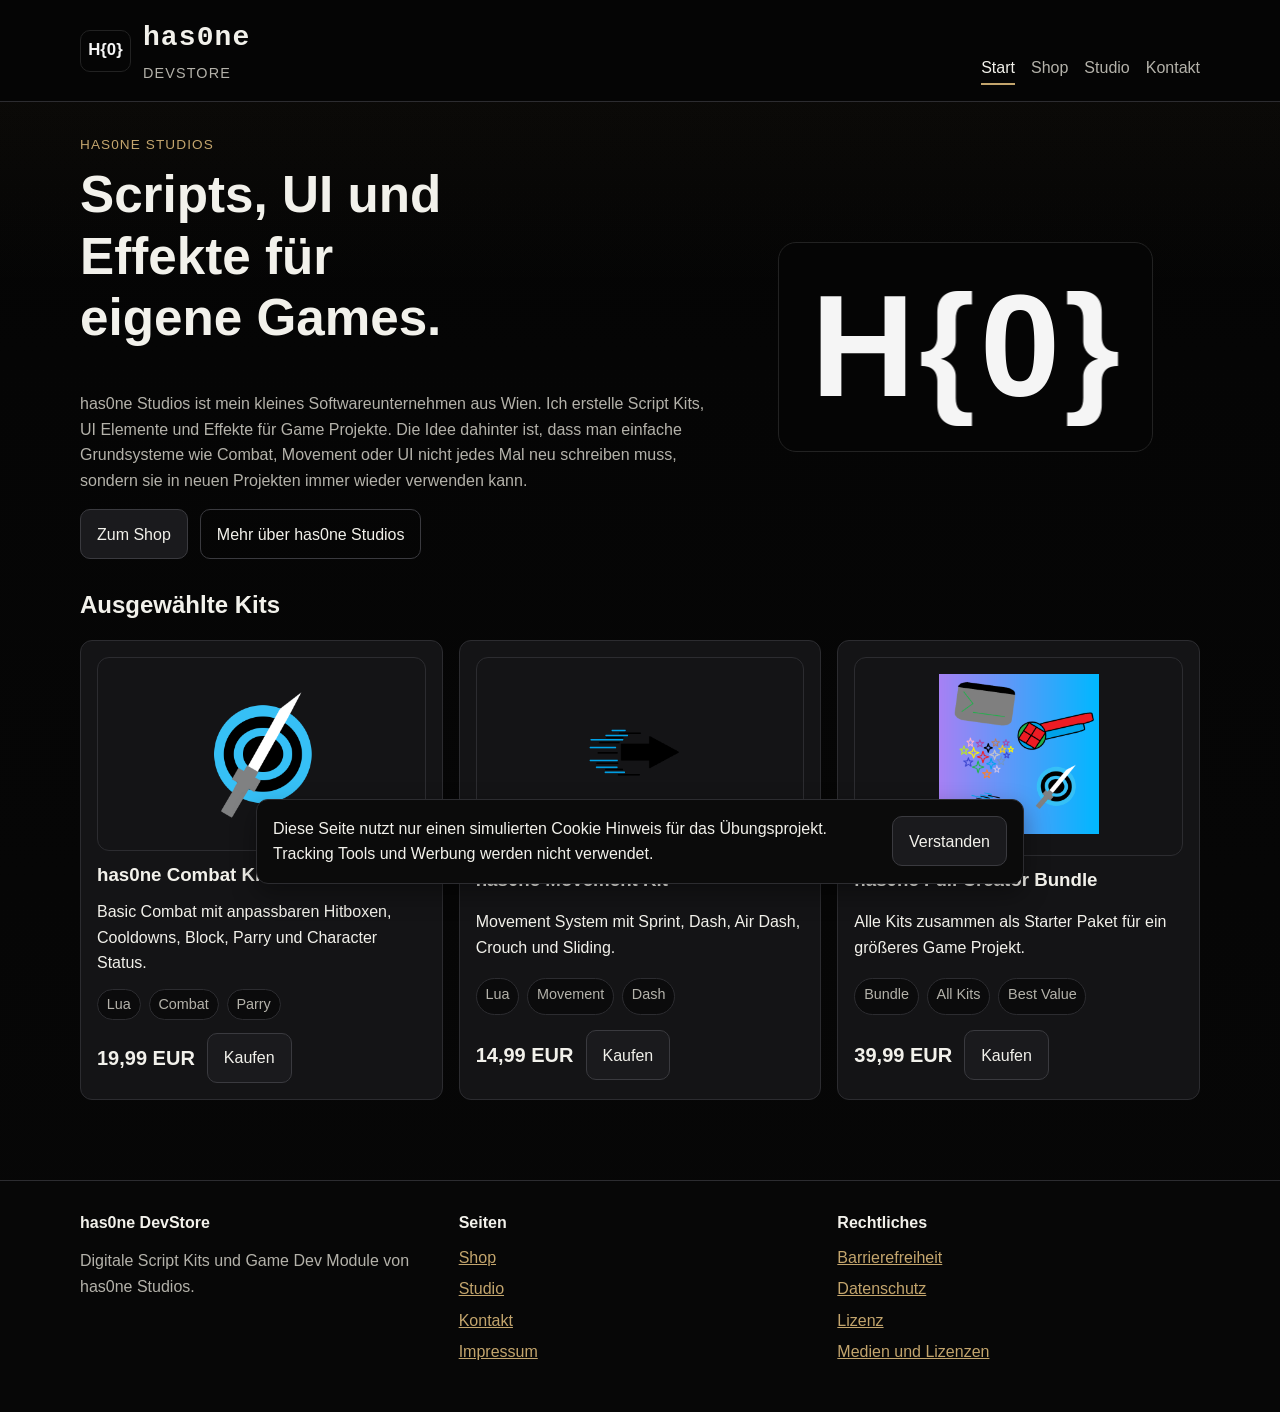
<file: index.html>
<!DOCTYPE html>
<html lang="de">
<head>
  <meta charset="UTF-8">
  <meta name="viewport" content="width=device-width, initial-scale=1.0">
  <meta name="description" content="Digitale Script Kits, UI Packs und VFX Module von has0ne Studios.">
  <title>has0ne DevStore</title>
  <link rel="stylesheet" href="assets/css/styles.css">
</head>
<body>
  <a class="skip-link" href="#main-content">Zum Inhalt springen</a>

  <header class="site-header">
    <div class="wrap header-row">
      <a class="brand" href="index.html" aria-label="has0ne DevStore Startseite">
        <span class="brand-mark">H{0}</span>
        <span class="brand-text">
          <strong>has0ne</strong>
          <small>DevStore</small>
        </span>
      </a>
      <nav class="site-nav" aria-label="Hauptnavigation">
        <a href="index.html" aria-current="page">Start</a>
        <a href="shop.html">Shop</a>
        <a href="about.html">Studio</a>
        <a href="contact.html">Kontakt</a>
      </nav>
    </div>
  </header>

  <main id="main-content" class="page wrap">
    <section class="hero hero-grid">
      <div>
        <p class="eyebrow">has0ne Studios</p>
        <h1>Scripts, UI und Effekte für eigene Games.</h1>
        <p class="lead">
          has0ne Studios ist mein kleines Softwareunternehmen aus Wien. Ich erstelle Script Kits, UI Elemente und Effekte für Game Projekte.
          Die Idee dahinter ist, dass man einfache Grundsysteme wie Combat, Movement oder UI nicht jedes Mal neu schreiben muss, sondern sie in neuen Projekten immer wieder verwenden kann.
        </p>
        <div class="actions">
          <a class="button-link" href="shop.html">Zum Shop</a>
          <a class="button-link secondary" href="about.html">Mehr über has0ne Studios</a>
        </div>
      </div>

      <aside class="logo-card" aria-label="Bewegungsmarke von has0ne Studios">
        <div class="hero-mark motion-mark" aria-label="Bewegungsmarke H{0} von has0ne Studios">
          <span class="motion-h">H</span>
          <span class="motion-brace motion-left">{</span>
          <span class="motion-zero">0</span>
          <span class="motion-brace motion-right">}</span>
        </div>
      </aside>
    </section>

    <section class="section">
      <h2>Ausgewählte Kits</h2>
      <div class="product-grid">
        <article class="card product-card">
          <div class="media-box">
            <img class="product-image" src="assets/images/Combat.png" alt="Eigene Grafik für das has0ne Combat Kit">
          </div>
          <h3>has0ne Combat Kit</h3>
          <p>Basic Combat mit anpassbaren Hitboxen, Cooldowns, Block, Parry und Character Status.</p>
          <div class="tag-list" aria-label="Tags">
            <span class="tag">Lua</span>
            <span class="tag">Combat</span>
            <span class="tag">Parry</span>
          </div>
          <div class="card-top">
            <span class="price">19,99 EUR</span>
            <a class="button-link" href="buy.html?product=combat">Kaufen</a>
          </div>
        </article>

        <article class="card product-card">
          <div class="media-box">
            <img class="product-image" src="assets/images/Movement.png" alt="Eigene Grafik für das has0ne Movement Kit">
          </div>
          <h3>has0ne Movement Kit</h3>
          <p>Movement System mit Sprint, Dash, Air Dash, Crouch und Sliding.</p>
          <div class="tag-list" aria-label="Tags">
            <span class="tag">Lua</span>
            <span class="tag">Movement</span>
            <span class="tag">Dash</span>
          </div>
          <div class="card-top">
            <span class="price">14,99 EUR</span>
            <a class="button-link" href="buy.html?product=movement">Kaufen</a>
          </div>
        </article>

        <article class="card product-card">
          <div class="media-box">
            <img class="product-image" src="assets/images/Fullpack.png" alt="Eigene Grafik für das has0ne Full Creator Bundle">
          </div>
          <h3>has0ne Full Creator Bundle</h3>
          <p>Alle Kits zusammen als Starter Paket für ein größeres Game Projekt.</p>
          <div class="tag-list" aria-label="Tags">
            <span class="tag">Bundle</span>
            <span class="tag">All Kits</span>
            <span class="tag">Best Value</span>
          </div>
          <div class="card-top">
            <span class="price">39,99 EUR</span>
            <a class="button-link" href="buy.html?product=fullpack">Kaufen</a>
          </div>
        </article>
      </div>
    </section>
  </main>

  <footer class="site-footer">
    <div class="wrap footer-grid">
      <section>
        <h2>has0ne DevStore</h2>
        <p class="muted">Digitale Script Kits und Game Dev Module von has0ne Studios.</p>
      </section>
      <section>
        <h2>Seiten</h2>
        <ul class="footer-links">
          <li><a href="shop.html">Shop</a></li>
          <li><a href="about.html">Studio</a></li>
          <li><a href="contact.html">Kontakt</a></li>
          <li><a href="imprint.html">Impressum</a></li>
        </ul>
      </section>
      <section>
        <h2>Rechtliches</h2>
        <ul class="footer-links">
          <li><a href="accessibility.html">Barrierefreiheit</a></li>
          <li><a href="privacy.html">Datenschutz</a></li>
          <li><a href="software-license.html">Lizenz</a></li>
          <li><a href="media-licenses.html">Medien und Lizenzen</a></li>
        </ul>
      </section>
    </div>
  </footer>

  <div class="cookie-banner" id="cookie-banner" role="region" aria-label="Cookie Hinweis" hidden>
    <p>Diese Seite nutzt nur einen simulierten Cookie Hinweis für das Übungsprojekt. Tracking Tools und Werbung werden nicht verwendet.</p>
    <button class="button" type="button" id="cookie-accept">Verstanden</button>
  </div>

  <p id="site-status" class="status" role="status" aria-live="polite" hidden></p>
  <script src="assets/js/app.js"></script>
</body>
</html>
</file>
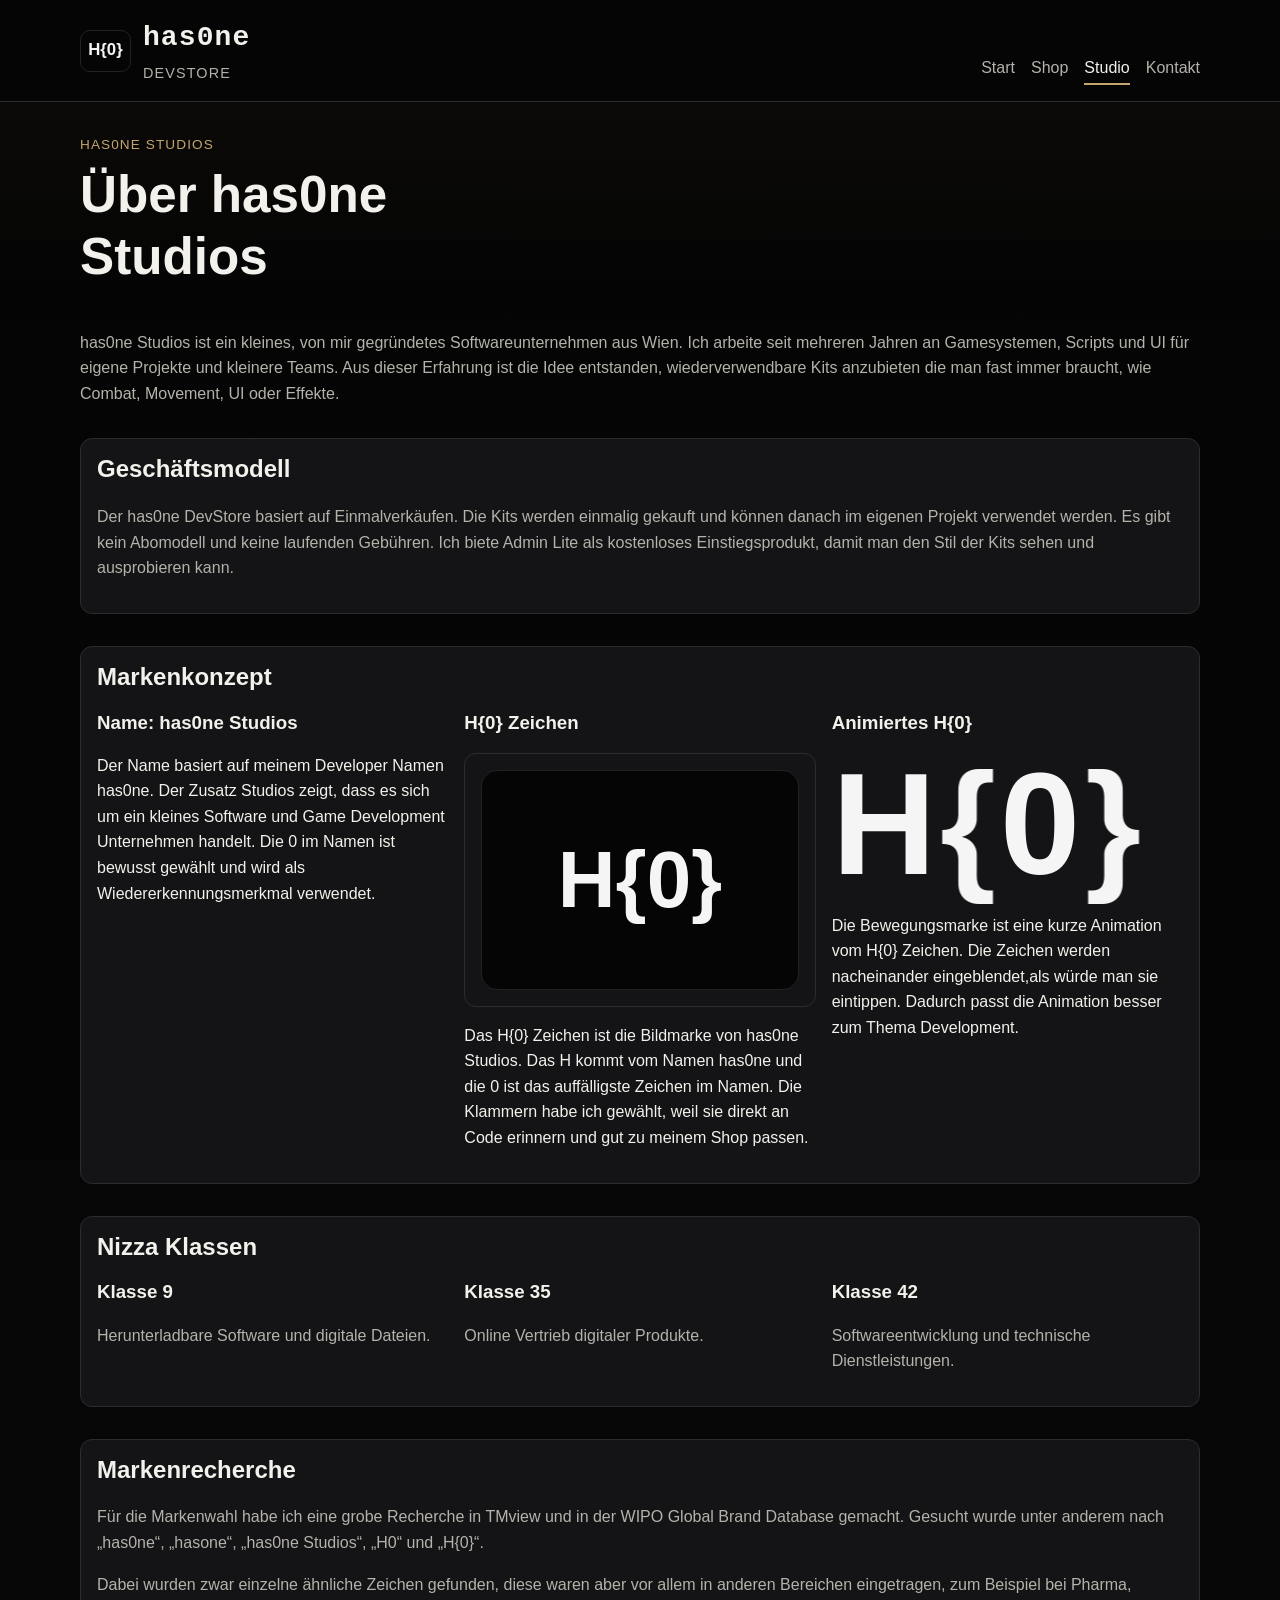
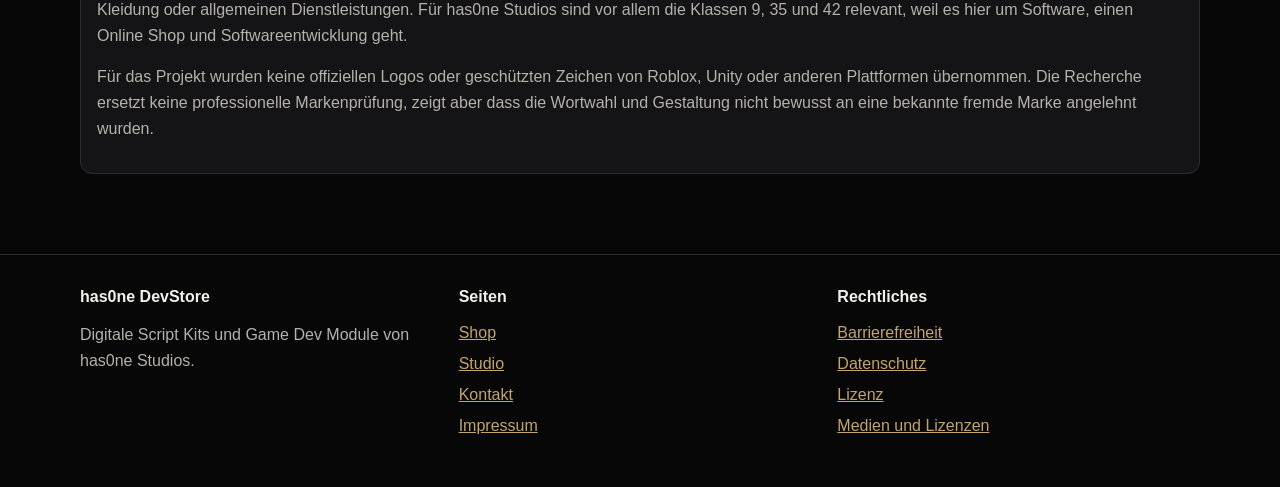
<file: about.html>
<!DOCTYPE html>
<html lang="de">
<head>
  <meta charset="UTF-8">
  <meta name="viewport" content="width=device-width, initial-scale=1.0">
  <meta name="description" content="Informationen über has0ne Studios, das Markenkonzept und die Nizza Klassen.">
  <title>Studio | has0ne DevStore</title>
  <link rel="stylesheet" href="assets/css/styles.css">
</head>
<body>
  <a class="skip-link" href="#main-content">Zum Inhalt springen</a>

  <header class="site-header">
    <div class="wrap header-row">
      <a class="brand" href="index.html" aria-label="has0ne DevStore Startseite">
        <span class="brand-mark">H{0}</span>
        <span class="brand-text">
          <strong>has0ne</strong>
          <small>DevStore</small>
        </span>
      </a>
      <nav class="site-nav" aria-label="Hauptnavigation">
        <a href="index.html">Start</a>
        <a href="shop.html">Shop</a>
        <a href="about.html" aria-current="page">Studio</a>
        <a href="contact.html">Kontakt</a>
      </nav>
    </div>
  </header>

  <main id="main-content" class="page wrap">
    <section class="hero">
      <p class="eyebrow">has0ne Studios</p>
      <h1>Über has0ne Studios</h1>
      <p class="lead">
        has0ne Studios ist ein kleines, von mir gegründetes Softwareunternehmen aus Wien. Ich arbeite seit mehreren Jahren an Gamesystemen,
        Scripts und UI für eigene Projekte und kleinere Teams. Aus dieser Erfahrung ist die Idee entstanden,
        wiederverwendbare Kits anzubieten die man fast immer braucht, wie Combat, Movement, UI oder Effekte.
      </p>
    </section>

    <section class="section card">
      <h2>Geschäftsmodell</h2>
      <p class="muted">
        Der has0ne DevStore basiert auf Einmalverkäufen. Die Kits werden einmalig gekauft und können danach im eigenen Projekt verwendet werden. Es gibt kein Abomodell und keine laufenden Gebühren. Ich biete Admin Lite als kostenloses Einstiegsprodukt, damit man den Stil der Kits sehen und ausprobieren kann.
      </p>
    </section>

    <section class="section card">
      <h2>Markenkonzept</h2>
      <div class="card-grid">
        <article class="info-card">
          <h3>Name: has0ne Studios</h3>
          <p>Der Name basiert auf meinem Developer Namen has0ne. Der Zusatz Studios zeigt, dass es sich um ein kleines Software und Game Development Unternehmen handelt. Die 0 im Namen ist bewusst gewählt und wird als Wiedererkennungsmerkmal verwendet.</p>
        </article>
        <article class="info-card">
          <h3>H{0} Zeichen</h3>
          <div class="media-box">
            <div class="brand-mark brand-mark-large" aria-label="Bildmarke H{0} von has0ne Studios">H{0}</div>
          </div>
          <p>Das H{0} Zeichen ist die Bildmarke von has0ne Studios. Das H kommt vom Namen has0ne und die 0 ist das auffälligste Zeichen im Namen. Die Klammern habe ich gewählt, weil sie direkt an Code erinnern und gut zu meinem Shop passen.</p>
        </article>
        <article class="info-card">
          <h3>Animiertes H{0}</h3>
          <div class="motion-mark" aria-label="Bewegungsmarke H{0} von has0ne Studios">
            <span class="motion-h">H</span>
            <span class="motion-brace motion-left">{</span>
            <span class="motion-zero">0</span>
            <span class="motion-brace motion-right">}</span>
          </div>
          <p>Die Bewegungsmarke ist eine kurze Animation vom H{0} Zeichen. Die Zeichen werden nacheinander eingeblendet,als würde man sie eintippen. Dadurch passt die Animation besser zum Thema Development.</p>
        </article>
      </div>
    </section>

    <section class="section card">
      <h2>Nizza Klassen</h2>
      <div class="legal-grid">
        <article class="legal-card">
          <h3>Klasse 9</h3>
          <p class="muted">Herunterladbare Software und digitale Dateien.</p>
        </article>
        <article class="legal-card">
          <h3>Klasse 35</h3>
          <p class="muted">Online Vertrieb digitaler Produkte.</p>
        </article>
        <article class="legal-card">
          <h3>Klasse 42</h3>
          <p class="muted">Softwareentwicklung und technische Dienstleistungen.</p>
        </article>
      </div>
    </section>

    <section class="section card">
      <h2>Markenrecherche</h2>
      <p class="muted">Für die Markenwahl habe ich eine grobe Recherche in TMview und in der WIPO Global Brand Database gemacht. Gesucht wurde unter anderem nach „has0ne“, „hasone“, „has0ne Studios“, „H0“ und „H{0}“.</p>
      <p class="muted">Dabei wurden zwar einzelne ähnliche Zeichen gefunden, diese waren aber vor allem in anderen Bereichen eingetragen, zum Beispiel bei Pharma, Kleidung oder allgemeinen Dienstleistungen. Für has0ne Studios sind vor allem die Klassen 9, 35 und 42 relevant, weil es hier um Software, einen Online Shop und Softwareentwicklung geht.</p>
      <p class="muted">Für das Projekt wurden keine offiziellen Logos oder geschützten Zeichen von Roblox, Unity oder anderen Plattformen übernommen. Die Recherche ersetzt keine professionelle Markenprüfung, zeigt aber dass die Wortwahl und Gestaltung nicht bewusst an eine bekannte fremde Marke angelehnt wurden.</p>
    </section>
  </main>

  <footer class="site-footer">
    <div class="wrap footer-grid">
      <section>
        <h2>has0ne DevStore</h2>
        <p class="muted">Digitale Script Kits und Game Dev Module von has0ne Studios.</p>
      </section>
      <section>
        <h2>Seiten</h2>
        <ul class="footer-links">
          <li><a href="shop.html">Shop</a></li>
          <li><a href="about.html">Studio</a></li>
          <li><a href="contact.html">Kontakt</a></li>
          <li><a href="imprint.html">Impressum</a></li>
        </ul>
      </section>
      <section>
        <h2>Rechtliches</h2>
        <ul class="footer-links">
          <li><a href="accessibility.html">Barrierefreiheit</a></li>
          <li><a href="privacy.html">Datenschutz</a></li>
          <li><a href="software-license.html">Lizenz</a></li>
          <li><a href="media-licenses.html">Medien und Lizenzen</a></li>
        </ul>
      </section>
    </div>
  </footer>

  <p id="site-status" class="status" role="status" aria-live="polite" hidden></p>
  <script src="assets/js/app.js"></script>
</body>
</html>
</file>
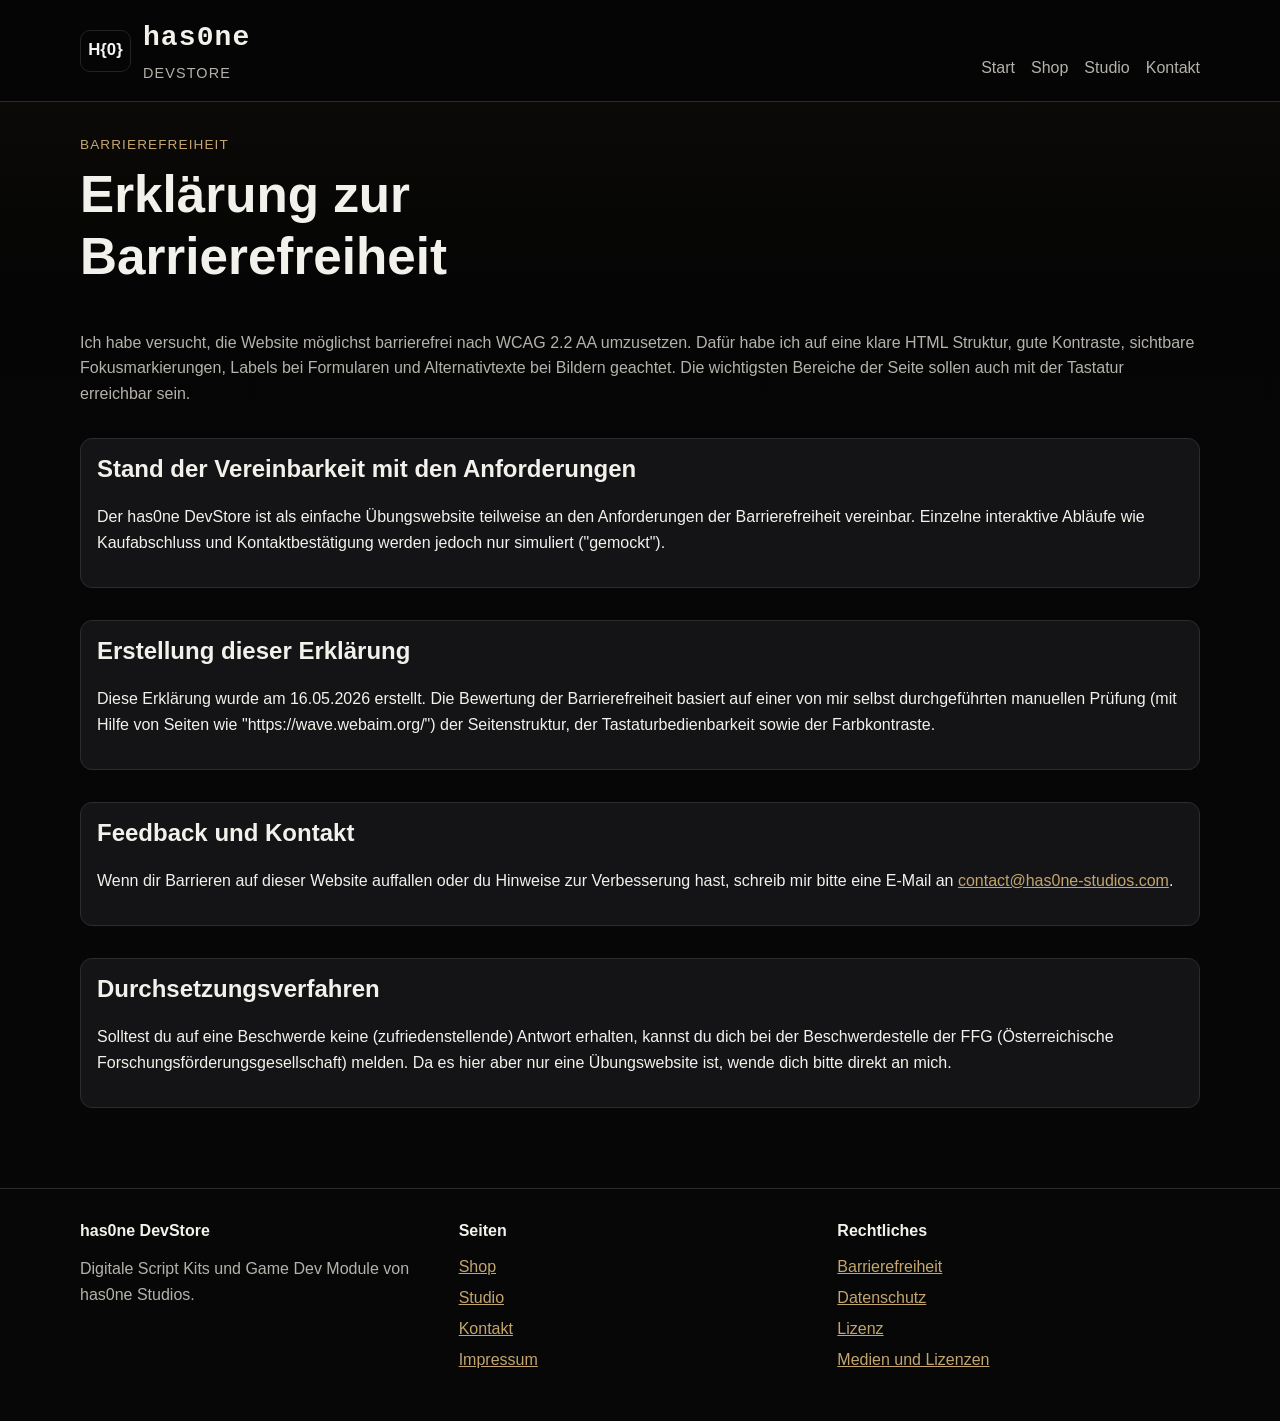
<file: accessibility.html>
<!DOCTYPE html>
<html lang="de">
<head>
  <meta charset="UTF-8">
  <meta name="viewport" content="width=device-width, initial-scale=1.0">
  <meta name="description" content="Barrierefreiheitserklärung des has0ne DevStore.">
  <title>Barrierefreiheit | has0ne DevStore</title>
  <link rel="stylesheet" href="assets/css/styles.css">
</head>
<body>
  <a class="skip-link" href="#main-content">Zum Inhalt springen</a>

  <header class="site-header">
    <div class="wrap header-row">
      <a class="brand" href="index.html" aria-label="has0ne DevStore Startseite">
        <span class="brand-mark">H{0}</span>
        <span class="brand-text">
          <strong>has0ne</strong>
          <small>DevStore</small>
        </span>
      </a>
      <nav class="site-nav" aria-label="Hauptnavigation">
        <a href="index.html">Start</a>
        <a href="shop.html">Shop</a>
        <a href="about.html">Studio</a>
        <a href="contact.html">Kontakt</a>
      </nav>
    </div>
  </header>

  <main id="main-content" class="page wrap">
    <section class="hero">
      <p class="eyebrow">Barrierefreiheit</p>
      <h1>Erklärung zur Barrierefreiheit</h1>
      <p class="lead">
        Ich habe versucht, die Website möglichst barrierefrei nach WCAG 2.2 AA umzusetzen. Dafür habe ich auf eine klare HTML Struktur, gute Kontraste, sichtbare Fokusmarkierungen, Labels bei Formularen und Alternativtexte bei Bildern geachtet. Die wichtigsten Bereiche der Seite sollen auch mit der Tastatur erreichbar sein.
      </p>
    </section>

    <section class="section card">
      <h2>Stand der Vereinbarkeit mit den Anforderungen</h2>
      <p>
        Der has0ne DevStore ist als einfache Übungswebsite teilweise an den Anforderungen der Barrierefreiheit
        vereinbar. Einzelne interaktive Abläufe wie Kaufabschluss und Kontaktbestätigung werden jedoch nur
        simuliert ("gemockt").
      </p>
    </section>

    <section class="section card">
      <h2>Erstellung dieser Erklärung</h2>
      <p>
       Diese Erklärung wurde am 16.05.2026 erstellt. Die Bewertung der Barrierefreiheit basiert auf einer von mir selbst durchgeführten manuellen Prüfung (mit Hilfe von Seiten wie "https://wave.webaim.org/") der Seitenstruktur,
      der Tastaturbedienbarkeit sowie der Farbkontraste.
      </p>
    </section>

    <section class="section card">
      <h2>Feedback und Kontakt</h2>
      <p>
        Wenn dir Barrieren auf dieser Website auffallen oder du Hinweise zur Verbesserung hast, schreib mir bitte
        eine E-Mail an <a href="mailto:contact@has0ne-studios.com">contact@has0ne-studios.com</a>.
      </p>
    </section>

    <section class="section card">
      <h2>Durchsetzungsverfahren</h2>
      <p>
        Solltest du auf eine Beschwerde keine (zufriedenstellende) Antwort erhalten, kannst du dich bei der Beschwerdestelle der FFG (Österreichische Forschungsförderungsgesellschaft) melden. Da es hier aber nur eine Übungswebsite ist,
        wende dich bitte direkt an mich. 
    
      </p>
    </section>
  </main>

  <footer class="site-footer">
    <div class="wrap footer-grid">
      <section>
        <h2>has0ne DevStore</h2>
        <p class="muted">Digitale Script Kits und Game Dev Module von has0ne Studios.</p>
      </section>
      <section>
        <h2>Seiten</h2>
        <ul class="footer-links">
          <li><a href="shop.html">Shop</a></li>
          <li><a href="about.html">Studio</a></li>
          <li><a href="contact.html">Kontakt</a></li>
          <li><a href="imprint.html">Impressum</a></li>
        </ul>
      </section>
      <section>
        <h2>Rechtliches</h2>
        <ul class="footer-links">
          <li><a href="accessibility.html">Barrierefreiheit</a></li>
          <li><a href="privacy.html">Datenschutz</a></li>
          <li><a href="software-license.html">Lizenz</a></li>
          <li><a href="media-licenses.html">Medien und Lizenzen</a></li>
        </ul>
      </section>
    </div>
  </footer>

  <p id="site-status" class="status" role="status" aria-live="polite" hidden></p>
  <script src="assets/js/app.js"></script>
</body>
</html>
</file>
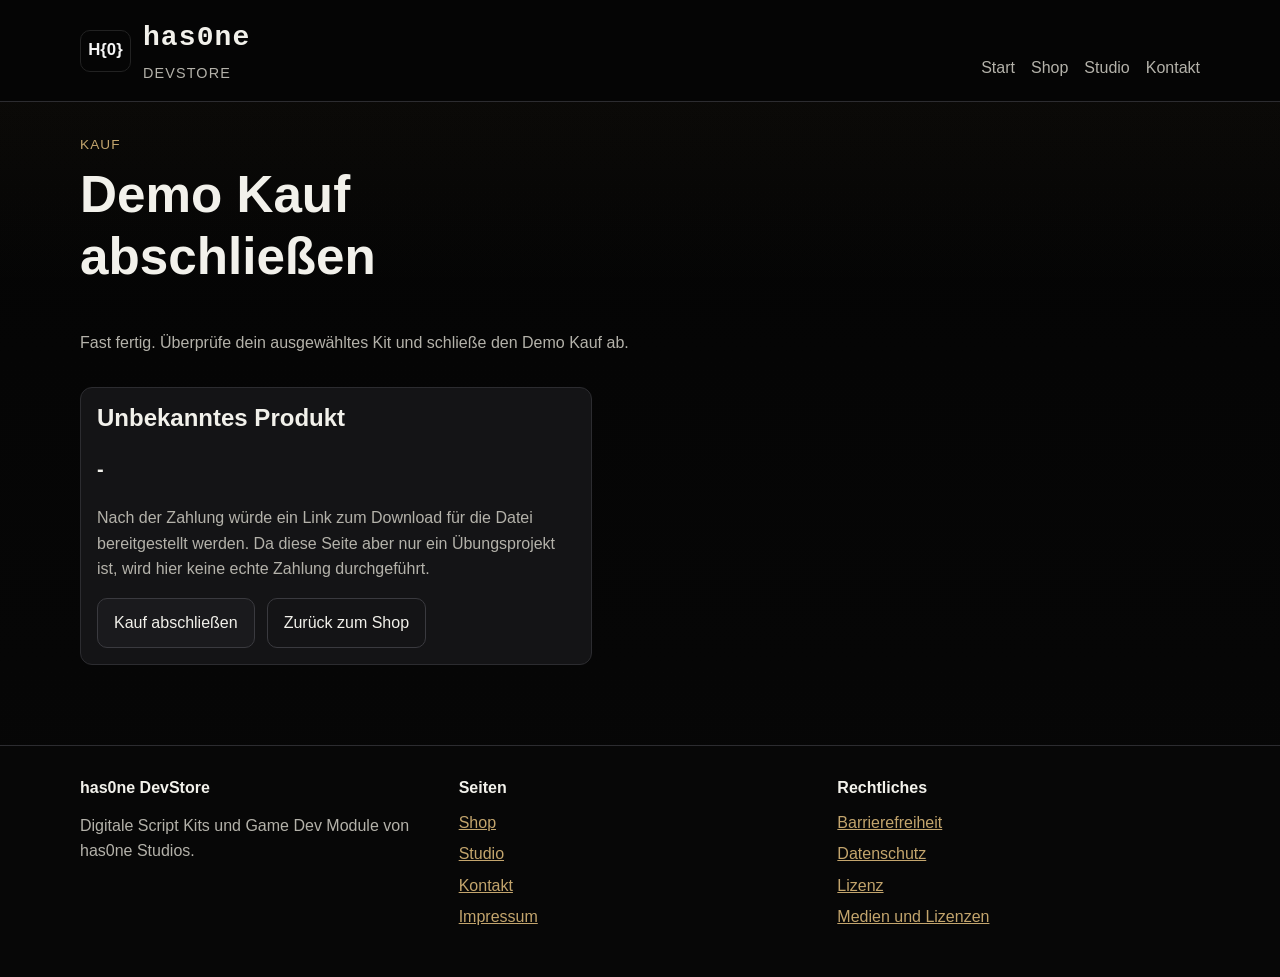
<file: buy.html>
<!DOCTYPE html>
<html lang="de">
<head>
  <meta charset="UTF-8">
  <meta name="viewport" content="width=device-width, initial-scale=1.0">
  <meta name="description" content="Einfache Demo Kaufseite des has0ne DevStore.">
  <title>Kaufen | has0ne DevStore</title>
  <link rel="stylesheet" href="assets/css/styles.css">
</head>
<body>
  <a class="skip-link" href="#main-content">Zum Inhalt springen</a>

  <header class="site-header">
    <div class="wrap header-row">
      <a class="brand" href="index.html" aria-label="has0ne DevStore Startseite">
        <span class="brand-mark">H{0}</span>
        <span class="brand-text">
          <strong>has0ne</strong>
          <small>DevStore</small>
        </span>
      </a>
      <nav class="site-nav" aria-label="Hauptnavigation">
        <a href="index.html">Start</a>
        <a href="shop.html">Shop</a>
        <a href="about.html">Studio</a>
        <a href="contact.html">Kontakt</a>
      </nav>
    </div>
  </header>

  <main id="main-content" class="page wrap">
    <section class="hero">
      <p class="eyebrow">Kauf</p>
      <h1>Demo Kauf abschließen</h1>
      <p class="lead">Fast fertig. Überprüfe dein ausgewähltes Kit und schließe den Demo Kauf ab.</p>
    </section>

    <section class="section">
      <div class="card buy-box info-card">
        <h2 id="buy-product-name">Produkt</h2>
        <p class="price" id="buy-product-price">-</p>
        <p class="muted">
          Nach der Zahlung würde ein Link zum Download für die Datei bereitgestellt werden. Da diese Seite aber nur ein Übungsprojekt ist, wird hier keine echte Zahlung durchgeführt.
        </p>
        <div class="actions">
          <button class="button" type="button" data-buy="Produkt">Kauf abschließen</button>
          <a class="button-link secondary" href="shop.html">Zurück zum Shop</a>
        </div>
      </div>
    </section>
  </main>

  <footer class="site-footer">
    <div class="wrap footer-grid">
      <section>
        <h2>has0ne DevStore</h2>
        <p class="muted">Digitale Script Kits und Game Dev Module von has0ne Studios.</p>
      </section>
      <section>
        <h2>Seiten</h2>
        <ul class="footer-links">
          <li><a href="shop.html">Shop</a></li>
          <li><a href="about.html">Studio</a></li>
          <li><a href="contact.html">Kontakt</a></li>
          <li><a href="imprint.html">Impressum</a></li>
        </ul>
      </section>
      <section>
        <h2>Rechtliches</h2>
        <ul class="footer-links">
          <li><a href="accessibility.html">Barrierefreiheit</a></li>
          <li><a href="privacy.html">Datenschutz</a></li>
          <li><a href="software-license.html">Lizenz</a></li>
          <li><a href="media-licenses.html">Medien und Lizenzen</a></li>
        </ul>
      </section>
    </div>
  </footer>

  <p id="site-status" class="status" role="status" aria-live="polite" hidden></p>
  <script src="assets/js/app.js"></script>
</body>
</html>
</file>
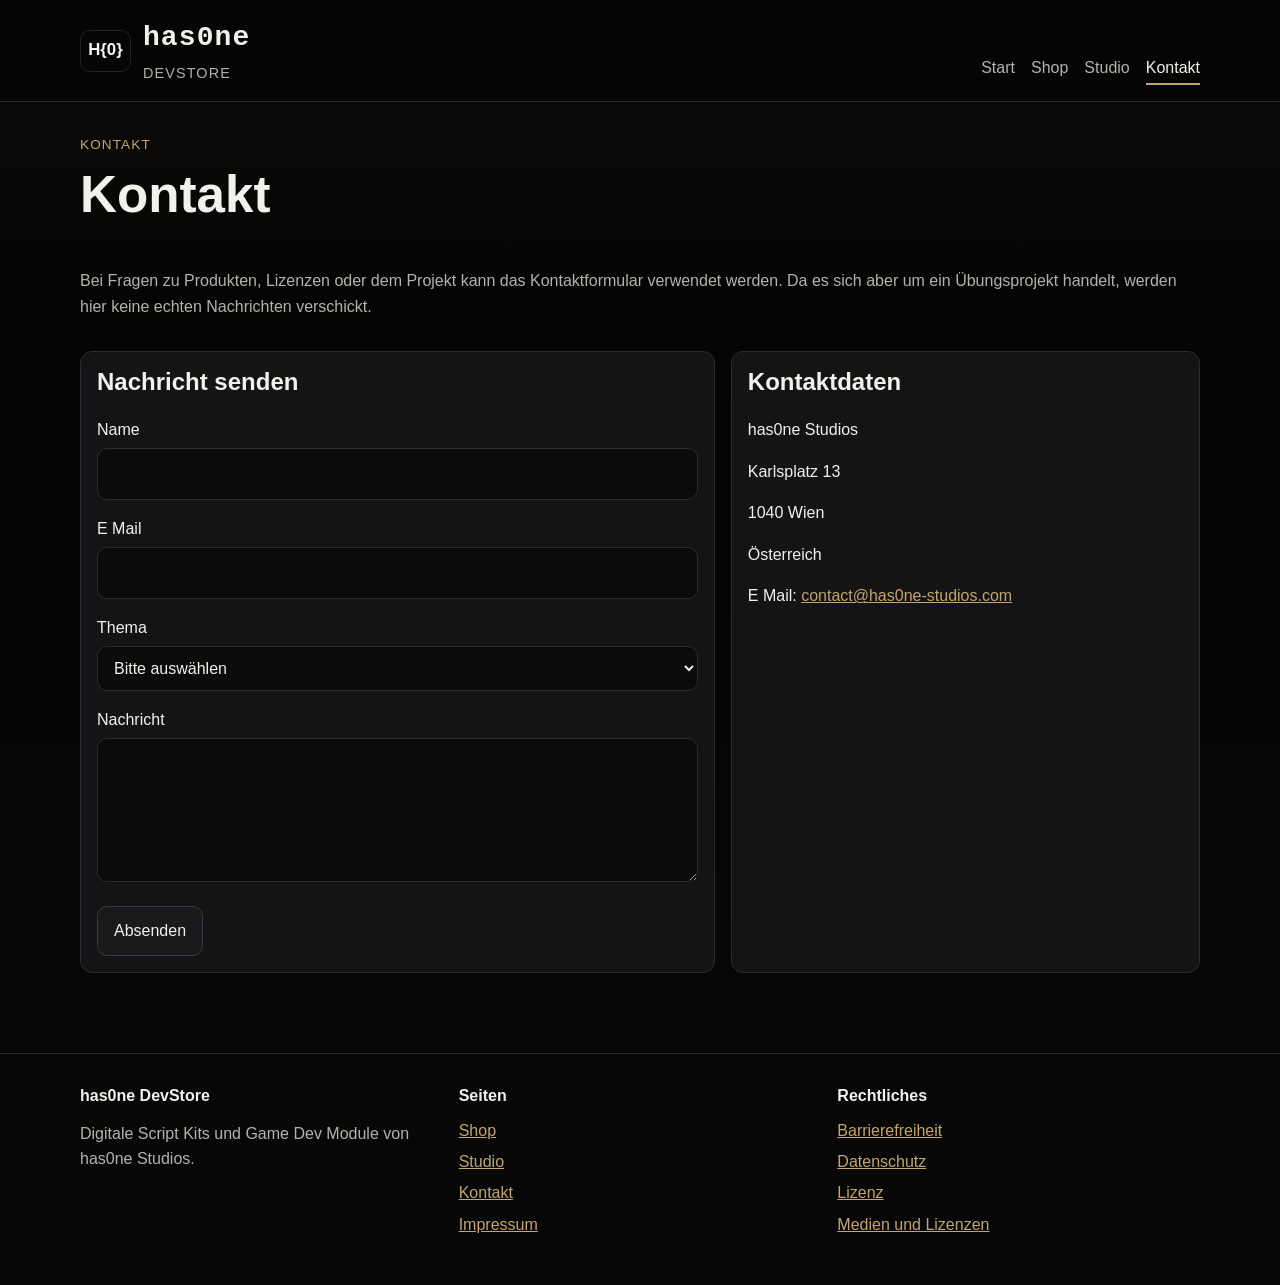
<file: contact.html>
<!DOCTYPE html>
<html lang="de">
<head>
  <meta charset="UTF-8">
  <meta name="viewport" content="width=device-width, initial-scale=1.0">
  <meta name="description" content="Kontaktseite des has0ne DevStore.">
  <title>Kontakt | has0ne DevStore</title>
  <link rel="stylesheet" href="assets/css/styles.css">
</head>
<body>
  <a class="skip-link" href="#main-content">Zum Inhalt springen</a>

  <header class="site-header">
    <div class="wrap header-row">
      <a class="brand" href="index.html" aria-label="has0ne DevStore Startseite">
        <span class="brand-mark">H{0}</span>
        <span class="brand-text">
          <strong>has0ne</strong>
          <small>DevStore</small>
        </span>
      </a>
      <nav class="site-nav" aria-label="Hauptnavigation">
        <a href="index.html">Start</a>
        <a href="shop.html">Shop</a>
        <a href="about.html">Studio</a>
        <a href="contact.html" aria-current="page">Kontakt</a>
      </nav>
    </div>
  </header>

  <main id="main-content" class="page wrap">
    <section class="hero">
      <p class="eyebrow">Kontakt</p>
      <h1>Kontakt</h1>
      <p class="lead">
        Bei Fragen zu Produkten, Lizenzen oder dem Projekt kann das Kontaktformular verwendet werden.
        Da es sich aber um ein Übungsprojekt handelt, werden hier keine echten Nachrichten verschickt.
      </p>
    </section>

    <section class="section split">
      <section class="card info-card">
        <h2>Nachricht senden</h2>
        <form id="contact-form">
          <p>
            <label for="name">Name</label>
            <input id="name" name="name" type="text" required>
          </p>
          <p>
            <label for="email">E Mail</label>
            <input id="email" name="email" type="email" required>
          </p>
          <p>
            <label for="topic">Thema</label>
            <select id="topic" name="topic" required>
              <option value="">Bitte auswählen</option>
              <option value="produkte">Produktfrage</option>
              <option value="lizenz">Lizenzfrage</option>
              <option value="projekt">Projektfrage</option>
            </select>
          </p>
          <p>
            <label for="message">Nachricht</label>
            <textarea id="message" name="message" required></textarea>
          </p>
          <button class="button" type="submit">Absenden</button>
        </form>
        <p id="form-message" class="muted" hidden></p>
      </section>

      <aside class="card info-card">
        <h2>Kontaktdaten</h2>
        <p>has0ne Studios</p>
        <p>Karlsplatz 13</p>
        <p>1040 Wien</p>
        <p>Österreich</p>
        <p>E Mail: <a href="mailto:contact@has0ne-studios.com">contact@has0ne-studios.com</a></p>
      </aside>
    </section>
  </main>

  <footer class="site-footer">
    <div class="wrap footer-grid">
      <section>
        <h2>has0ne DevStore</h2>
        <p class="muted">Digitale Script Kits und Game Dev Module von has0ne Studios.</p>
      </section>
      <section>
        <h2>Seiten</h2>
        <ul class="footer-links">
          <li><a href="shop.html">Shop</a></li>
          <li><a href="about.html">Studio</a></li>
          <li><a href="contact.html">Kontakt</a></li>
          <li><a href="imprint.html">Impressum</a></li>
        </ul>
      </section>
      <section>
        <h2>Rechtliches</h2>
        <ul class="footer-links">
          <li><a href="accessibility.html">Barrierefreiheit</a></li>
          <li><a href="privacy.html">Datenschutz</a></li>
          <li><a href="software-license.html">Lizenz</a></li>
          <li><a href="media-licenses.html">Medien und Lizenzen</a></li>
        </ul>
      </section>
    </div>
  </footer>

  <p id="site-status" class="status" role="status" aria-live="polite" hidden></p>
  <script src="assets/js/app.js"></script>
</body>
</html>
</file>
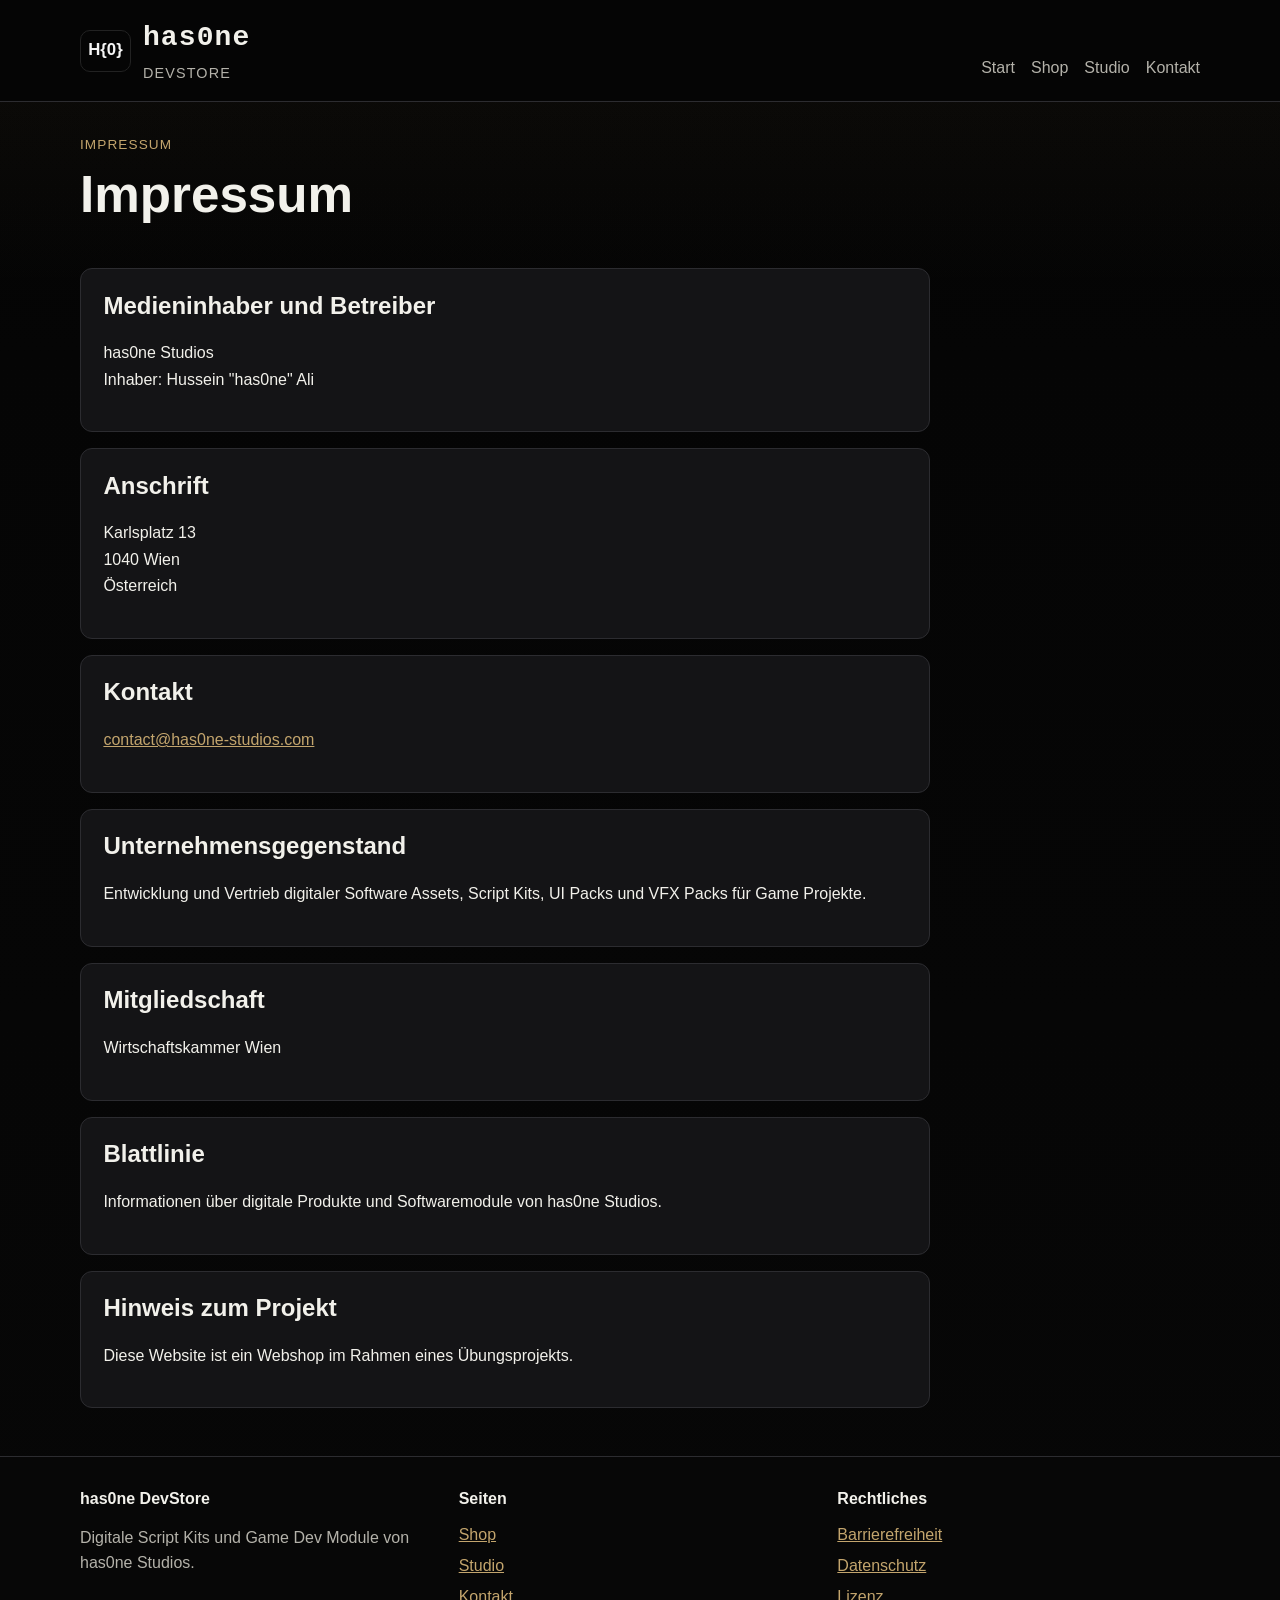
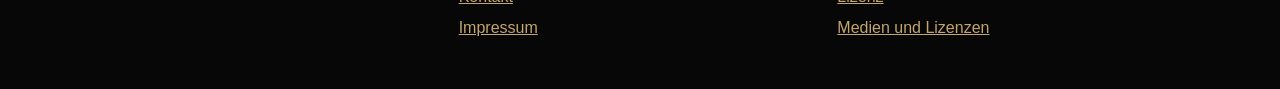
<file: imprint.html>
<!DOCTYPE html>
<html lang="de">
<head>
  <meta charset="UTF-8">
  <meta name="viewport" content="width=device-width, initial-scale=1.0">
  <meta name="description" content="Impressum des has0ne DevStore.">
  <title>Impressum | has0ne DevStore</title>
  <link rel="stylesheet" href="assets/css/styles.css">
</head>
<body>
  <a class="skip-link" href="#main-content">Zum Inhalt springen</a>

  <header class="site-header">
    <div class="wrap header-row">
      <a class="brand" href="index.html" aria-label="has0ne DevStore Startseite">
        <span class="brand-mark">H{0}</span>
        <span class="brand-text">
          <strong>has0ne</strong>
          <small>DevStore</small>
        </span>
      </a>
      <nav class="site-nav" aria-label="Hauptnavigation">
        <a href="index.html">Start</a>
        <a href="shop.html">Shop</a>
        <a href="about.html">Studio</a>
        <a href="contact.html">Kontakt</a>
      </nav>
    </div>
  </header>

  <main id="main-content" class="page wrap">
    <section class="hero">
      <p class="eyebrow">Impressum</p>
      <h1>Impressum</h1>
    </section>

    <section class="section legal-stack">
      <article class="card legal-card">
        <h2>Medieninhaber und Betreiber</h2>
        <p>has0ne Studios<br>Inhaber: Hussein "has0ne" Ali</p>
      </article>
      <article class="card legal-card">
        <h2>Anschrift</h2>
        <p>Karlsplatz 13<br>1040 Wien<br>Österreich</p>
      </article>
      <article class="card legal-card">
        <h2>Kontakt</h2>
        <p><a href="mailto:contact@has0ne-studios.com">contact@has0ne-studios.com</a></p>
      </article>
      <article class="card legal-card">
        <h2>Unternehmensgegenstand</h2>
        <p>Entwicklung und Vertrieb digitaler Software Assets, Script Kits, UI Packs und VFX Packs für Game Projekte.</p>
      </article>
      <article class="card legal-card">
        <h2>Mitgliedschaft</h2>
        <p>Wirtschaftskammer Wien</p>
      </article>
      <article class="card legal-card">
        <h2>Blattlinie</h2>
        <p>Informationen über digitale Produkte und Softwaremodule von has0ne Studios.</p>
      </article>
      <article class="card legal-card">
        <h2>Hinweis zum Projekt</h2>
        <p>Diese Website ist ein Webshop im Rahmen eines Übungsprojekts.</p>
      </article>
    </section>
  </main>

  <footer class="site-footer">
    <div class="wrap footer-grid">
      <section>
        <h2>has0ne DevStore</h2>
        <p class="muted">Digitale Script Kits und Game Dev Module von has0ne Studios.</p>
      </section>
      <section>
        <h2>Seiten</h2>
        <ul class="footer-links">
          <li><a href="shop.html">Shop</a></li>
          <li><a href="about.html">Studio</a></li>
          <li><a href="contact.html">Kontakt</a></li>
          <li><a href="imprint.html">Impressum</a></li>
        </ul>
      </section>
      <section>
        <h2>Rechtliches</h2>
        <ul class="footer-links">
          <li><a href="accessibility.html">Barrierefreiheit</a></li>
          <li><a href="privacy.html">Datenschutz</a></li>
          <li><a href="software-license.html">Lizenz</a></li>
          <li><a href="media-licenses.html">Medien und Lizenzen</a></li>
        </ul>
      </section>
    </div>
  </footer>

  <p id="site-status" class="status" role="status" aria-live="polite" hidden></p>
  <script src="assets/js/app.js"></script>
</body>
</html>
</file>
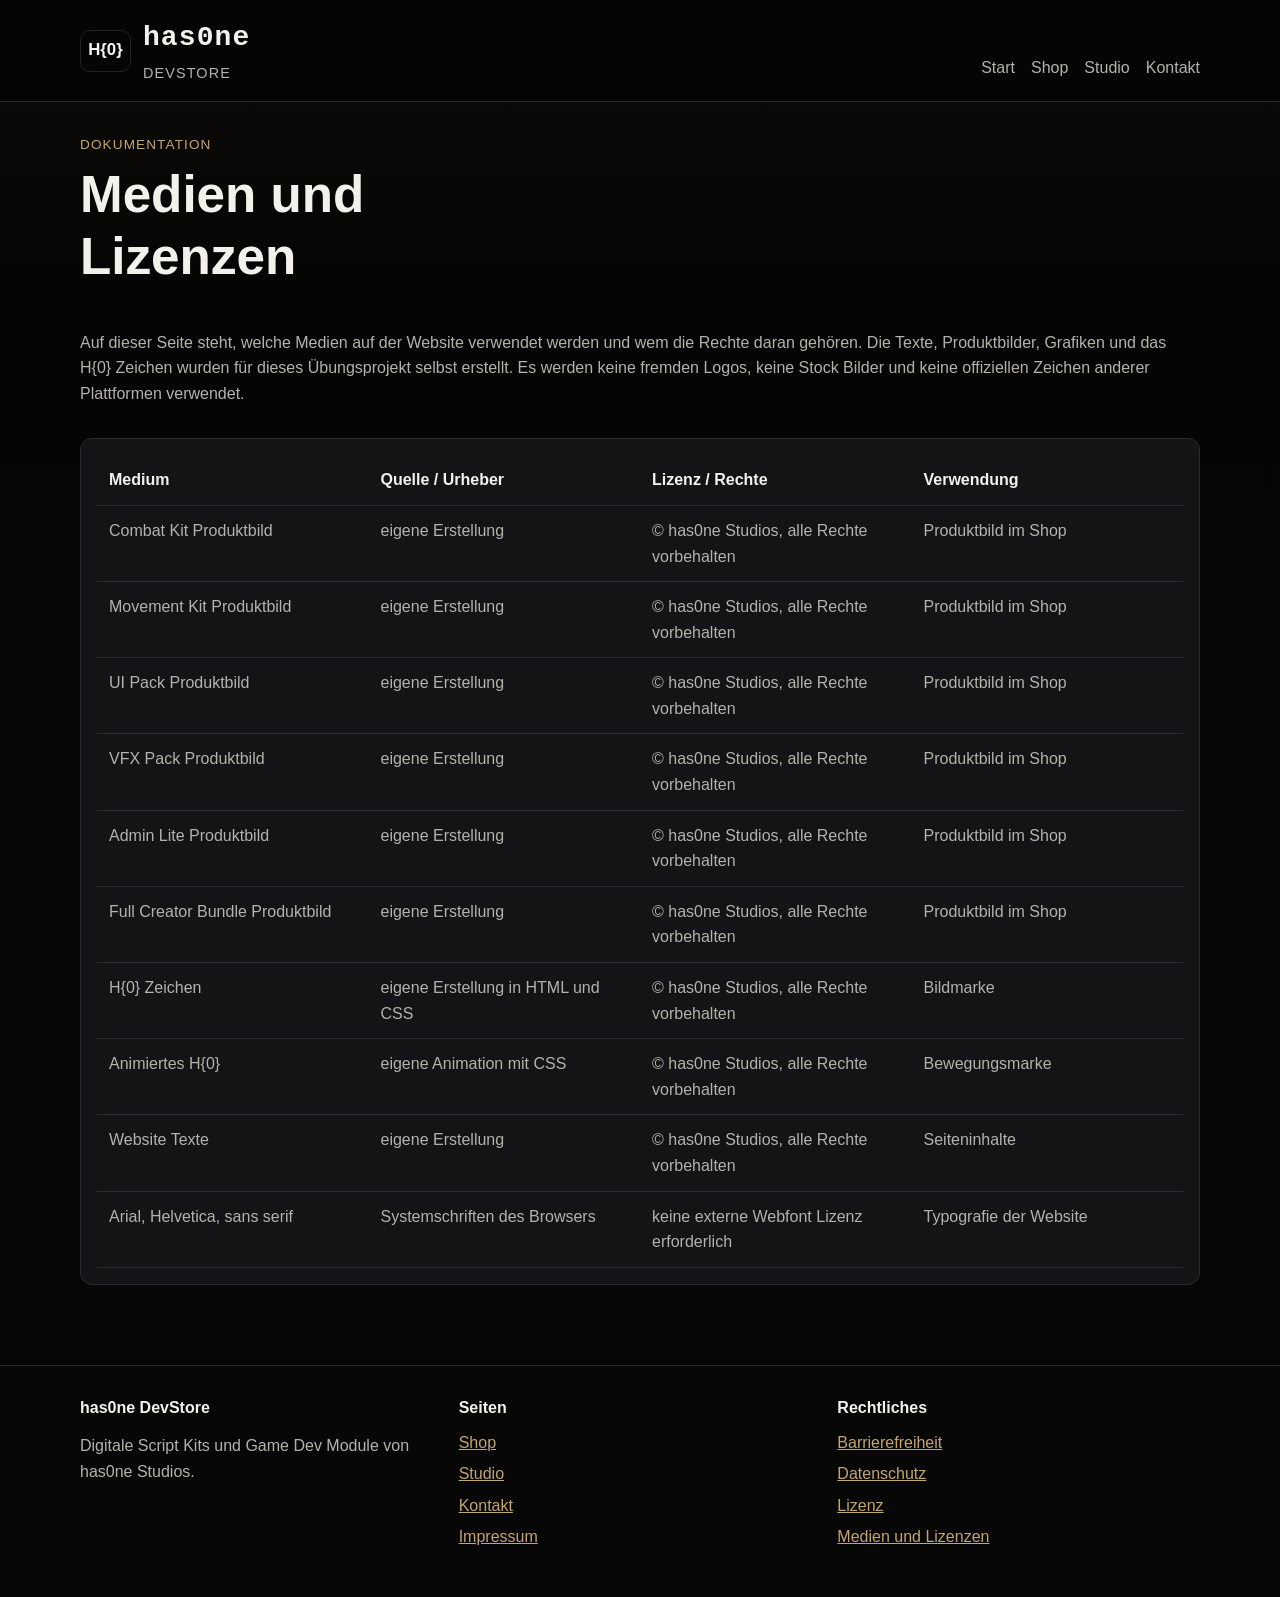
<file: media-licenses.html>
<!DOCTYPE html>
<html lang="de">
<head>
  <meta charset="UTF-8">
  <meta name="viewport" content="width=device-width, initial-scale=1.0">
  <meta name="description" content="Übersicht der Medien und Lizenzen im has0ne DevStore.">
  <title>Medien und Lizenzen | has0ne DevStore</title>
  <link rel="stylesheet" href="assets/css/styles.css">
</head>
<body>
  <a class="skip-link" href="#main-content">Zum Inhalt springen</a>

  <header class="site-header">
    <div class="wrap header-row">
      <a class="brand" href="index.html" aria-label="has0ne DevStore Startseite">
        <span class="brand-mark">H{0}</span>
        <span class="brand-text">
          <strong>has0ne</strong>
          <small>DevStore</small>
        </span>
      </a>
      <nav class="site-nav" aria-label="Hauptnavigation">
        <a href="index.html">Start</a>
        <a href="shop.html">Shop</a>
        <a href="about.html">Studio</a>
        <a href="contact.html">Kontakt</a>
      </nav>
    </div>
  </header>

  <main id="main-content" class="page wrap">
    <section class="hero">
      <p class="eyebrow">Dokumentation</p>
      <h1>Medien und Lizenzen</h1>
      <p class="lead">Auf dieser Seite steht, welche Medien auf der Website verwendet werden und wem die Rechte daran gehören. Die Texte, Produktbilder, Grafiken und das H{0} Zeichen wurden für dieses Übungsprojekt selbst erstellt. Es werden keine fremden Logos, keine Stock Bilder und keine offiziellen Zeichen anderer Plattformen verwendet.</p>
    </section>

    <section class="section card">
      <div class="table-wrap">
        <table class="legal-table">
          <thead>
            <tr>
              <th>Medium</th>
              <th>Quelle / Urheber</th>
              <th>Lizenz / Rechte</th>
              <th>Verwendung</th>
            </tr>
          </thead>
          <tbody>
            <tr>
              <td>Combat Kit Produktbild</td>
              <td>eigene Erstellung</td>
              <td>© has0ne Studios, alle Rechte vorbehalten</td>
              <td>Produktbild im Shop</td>
            </tr>
            <tr>
              <td>Movement Kit Produktbild</td>
              <td>eigene Erstellung</td>
              <td>© has0ne Studios, alle Rechte vorbehalten</td>
              <td>Produktbild im Shop</td>
            </tr>
            <tr>
              <td>UI Pack Produktbild</td>
              <td>eigene Erstellung</td>
              <td>© has0ne Studios, alle Rechte vorbehalten</td>
              <td>Produktbild im Shop</td>
            </tr>
            <tr>
              <td>VFX Pack Produktbild</td>
              <td>eigene Erstellung</td>
              <td>© has0ne Studios, alle Rechte vorbehalten</td>
              <td>Produktbild im Shop</td>
            </tr>
            <tr>
              <td>Admin Lite Produktbild</td>
              <td>eigene Erstellung</td>
              <td>© has0ne Studios, alle Rechte vorbehalten</td>
              <td>Produktbild im Shop</td>
            </tr>
            <tr>
              <td>Full Creator Bundle Produktbild</td>
              <td>eigene Erstellung</td>
              <td>© has0ne Studios, alle Rechte vorbehalten</td>
              <td>Produktbild im Shop</td>
            </tr>
            <tr>
              <td>H{0} Zeichen</td>
              <td>eigene Erstellung in HTML und CSS</td>
              <td>© has0ne Studios, alle Rechte vorbehalten</td>
              <td>Bildmarke</td>
            </tr>
            <tr>
              <td>Animiertes H{0}</td>
              <td>eigene Animation mit CSS</td>
              <td>© has0ne Studios, alle Rechte vorbehalten</td>
              <td>Bewegungsmarke</td>
            </tr>
            <tr>
              <td>Website Texte</td>
              <td>eigene Erstellung</td>
              <td>© has0ne Studios, alle Rechte vorbehalten</td>
              <td>Seiteninhalte</td>
            </tr>
            <tr>
              <td>Arial, Helvetica, sans serif</td>
              <td>Systemschriften des Browsers</td>
              <td>keine externe Webfont Lizenz erforderlich</td>
              <td>Typografie der Website</td>
            </tr>
          </tbody>
        </table>
      </div>
    </section>
  </main>

  <footer class="site-footer">
    <div class="wrap footer-grid">
      <section>
        <h2>has0ne DevStore</h2>
        <p class="muted">Digitale Script Kits und Game Dev Module von has0ne Studios.</p>
      </section>
      <section>
        <h2>Seiten</h2>
        <ul class="footer-links">
          <li><a href="shop.html">Shop</a></li>
          <li><a href="about.html">Studio</a></li>
          <li><a href="contact.html">Kontakt</a></li>
          <li><a href="imprint.html">Impressum</a></li>
        </ul>
      </section>
      <section>
        <h2>Rechtliches</h2>
        <ul class="footer-links">
          <li><a href="accessibility.html">Barrierefreiheit</a></li>
          <li><a href="privacy.html">Datenschutz</a></li>
          <li><a href="software-license.html">Lizenz</a></li>
          <li><a href="media-licenses.html">Medien und Lizenzen</a></li>
        </ul>
      </section>
    </div>
  </footer>

  <p id="site-status" class="status" role="status" aria-live="polite" hidden></p>
  <script src="assets/js/app.js"></script>
</body>
</html>
</file>
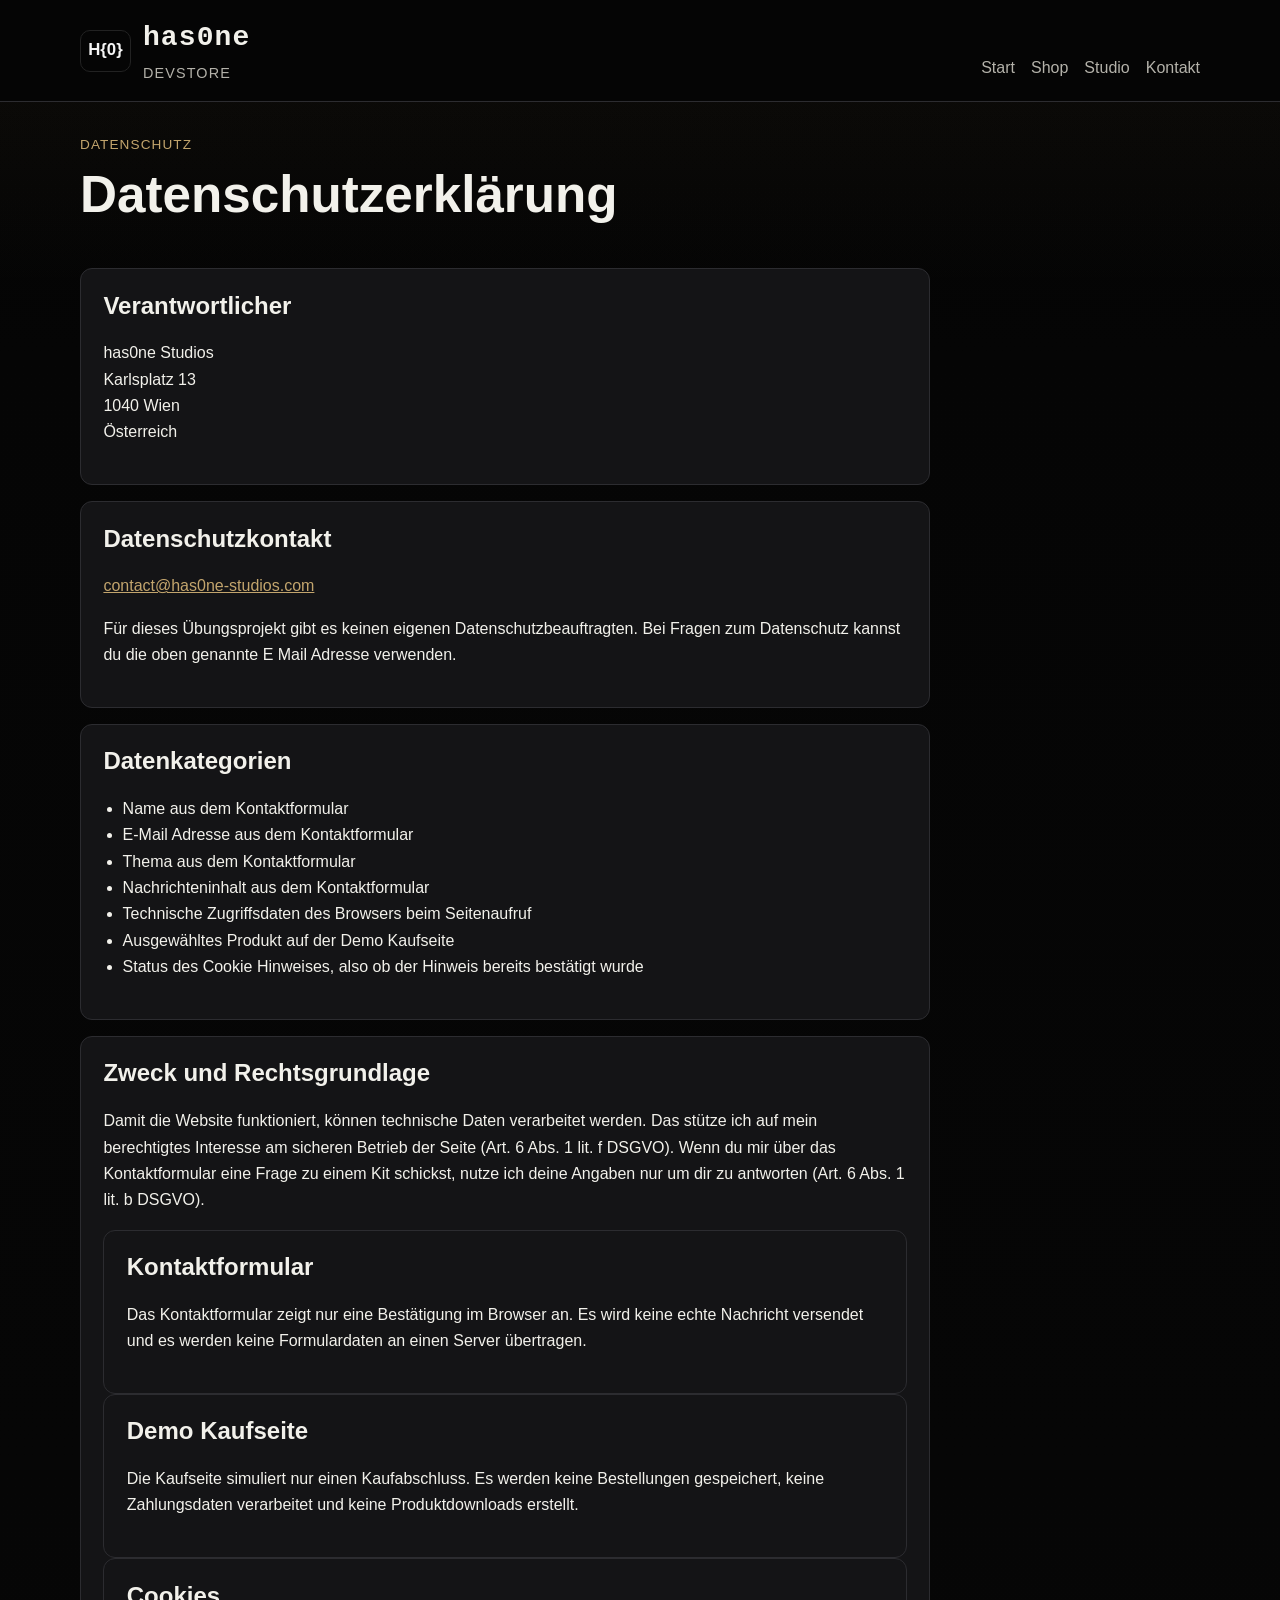
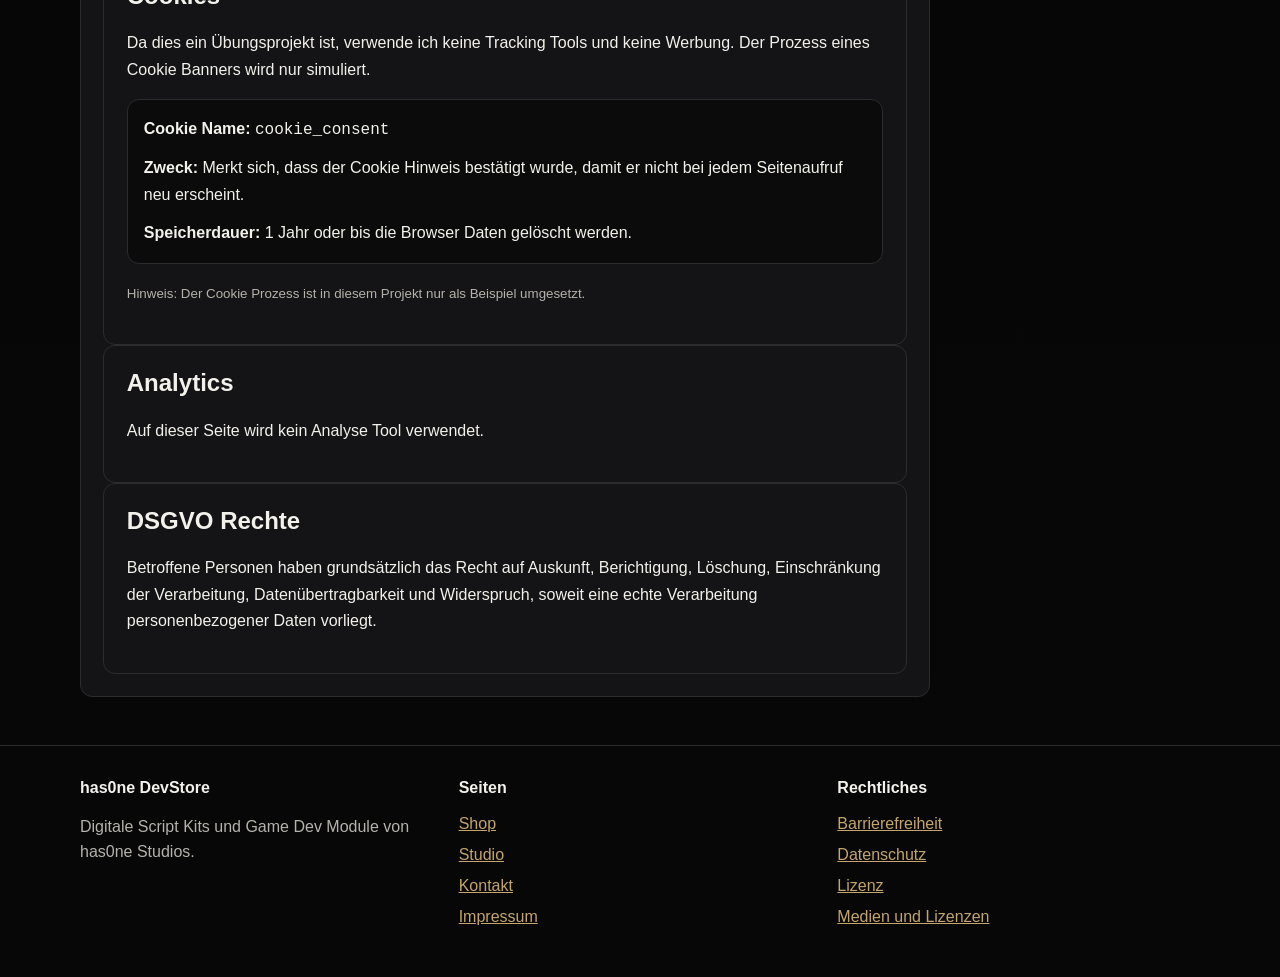
<file: privacy.html>
<!DOCTYPE html>
<html lang="de">

<head>
  <meta charset="UTF-8">
  <meta name="viewport" content="width=device-width, initial-scale=1.0">
  <meta name="description" content="Datenschutzerklärung des has0ne DevStore.">
  <title>Datenschutz | has0ne DevStore</title>
  <link rel="stylesheet" href="assets/css/styles.css">
</head>

<body>
  <a class="skip-link" href="#main-content">Zum Inhalt springen</a>

  <header class="site-header">
    <div class="wrap header-row">
      <a class="brand" href="index.html" aria-label="has0ne DevStore Startseite">
        <span class="brand-mark">H{0}</span>
        <span class="brand-text">
          <strong>has0ne</strong>
          <small>DevStore</small>
        </span>
      </a>
      <nav class="site-nav" aria-label="Hauptnavigation">
        <a href="index.html">Start</a>
        <a href="shop.html">Shop</a>
        <a href="about.html">Studio</a>
        <a href="contact.html">Kontakt</a>
      </nav>
    </div>
  </header>

  <main id="main-content" class="page wrap">
    <section class="hero">
      <p class="eyebrow">Datenschutz</p>
      <h1>Datenschutzerklärung</h1>
    </section>

    <section class="section legal-stack">
      <article class="card legal-card">
        <h2>Verantwortlicher</h2>
        <p>has0ne Studios<br>Karlsplatz 13<br>1040 Wien<br>Österreich</p>
      </article>
      <article class="card legal-card">
        <h2>Datenschutzkontakt</h2>
        <p><a href="mailto:contact@has0ne-studios.com">contact@has0ne-studios.com</a></p>
        <p>Für dieses Übungsprojekt gibt es keinen eigenen Datenschutzbeauftragten. Bei Fragen zum Datenschutz kannst du die oben genannte E Mail Adresse verwenden.</p>
      </article>
      <article class="card legal-card">
        <h2>Datenkategorien</h2>
        <ul>
          <li>Name aus dem Kontaktformular</li>
          <li>E-Mail Adresse aus dem Kontaktformular</li>
          <li>Thema aus dem Kontaktformular</li>
          <li>Nachrichteninhalt aus dem Kontaktformular</li>
          <li>Technische Zugriffsdaten des Browsers beim Seitenaufruf</li>
          <li>Ausgewähltes Produkt auf der Demo Kaufseite</li>
          <li>Status des Cookie Hinweises, also ob der Hinweis bereits bestätigt wurde</li>
        </ul>
      </article>
      <article class="card legal-card">
        <h2>Zweck und Rechtsgrundlage</h2>
        <p>
          Damit die Website funktioniert, können technische Daten verarbeitet werden.
          Das stütze ich auf mein berechtigtes Interesse am sicheren Betrieb der Seite
          (Art. 6 Abs. 1 lit. f DSGVO). Wenn du mir über das Kontaktformular eine Frage zu einem Kit schickst,
          nutze ich deine Angaben nur um dir zu antworten
          (Art. 6 Abs. 1 lit. b DSGVO).
        </p>
        <article class="card legal-card">
          <h2>Kontaktformular</h2>
          <p>Das Kontaktformular zeigt nur eine Bestätigung im Browser an. Es wird keine echte Nachricht versendet und
            es werden keine Formulardaten an einen Server übertragen.</p>
        </article>
        <article class="card legal-card">
          <h2>Demo Kaufseite</h2>
          <p>Die Kaufseite simuliert nur einen Kaufabschluss. Es werden keine Bestellungen gespeichert, keine
            Zahlungsdaten verarbeitet und keine Produktdownloads erstellt.</p>
        </article>
        <article class="card legal-card">
          <h2>Cookies</h2>
          <p>Da dies ein Übungsprojekt ist, verwende ich keine Tracking Tools und keine Werbung. Der Prozess eines
            Cookie Banners wird nur simuliert.</p>

          <div class="cookie-info">
            <p><strong>Cookie Name:</strong> <code>cookie_consent</code></p>
            <p><strong>Zweck:</strong> Merkt sich, dass der Cookie Hinweis bestätigt wurde, damit er nicht bei jedem
              Seitenaufruf neu erscheint.</p>
            <p><strong>Speicherdauer:</strong> 1 Jahr oder bis die Browser Daten gelöscht werden.</p>
          </div>

          <p class="muted"><small>Hinweis: Der Cookie Prozess ist in diesem Projekt nur als Beispiel umgesetzt.</small>
          </p>
        </article>
        <article class="card legal-card">
          <h2>Analytics</h2>
          <p>Auf dieser Seite wird kein Analyse Tool verwendet.</p>
        </article>
        <article class="card legal-card">
          <h2>DSGVO Rechte</h2>
          <p>Betroffene Personen haben grundsätzlich das Recht auf Auskunft, Berichtigung, Löschung, Einschränkung der
            Verarbeitung, Datenübertragbarkeit und Widerspruch, soweit eine echte Verarbeitung personenbezogener Daten
            vorliegt.</p>
        </article>
    </section>
  </main>

  <footer class="site-footer">
    <div class="wrap footer-grid">
      <section>
        <h2>has0ne DevStore</h2>
        <p class="muted">Digitale Script Kits und Game Dev Module von has0ne Studios.</p>
      </section>
      <section>
        <h2>Seiten</h2>
        <ul class="footer-links">
          <li><a href="shop.html">Shop</a></li>
          <li><a href="about.html">Studio</a></li>
          <li><a href="contact.html">Kontakt</a></li>
          <li><a href="imprint.html">Impressum</a></li>
        </ul>
      </section>
      <section>
        <h2>Rechtliches</h2>
        <ul class="footer-links">
          <li><a href="accessibility.html">Barrierefreiheit</a></li>
          <li><a href="privacy.html">Datenschutz</a></li>
          <li><a href="software-license.html">Lizenz</a></li>
          <li><a href="media-licenses.html">Medien und Lizenzen</a></li>
        </ul>
      </section>
    </div>
  </footer>

  <p id="site-status" class="status" role="status" aria-live="polite" hidden></p>
  <script src="assets/js/app.js"></script>
</body>

</html>
</file>
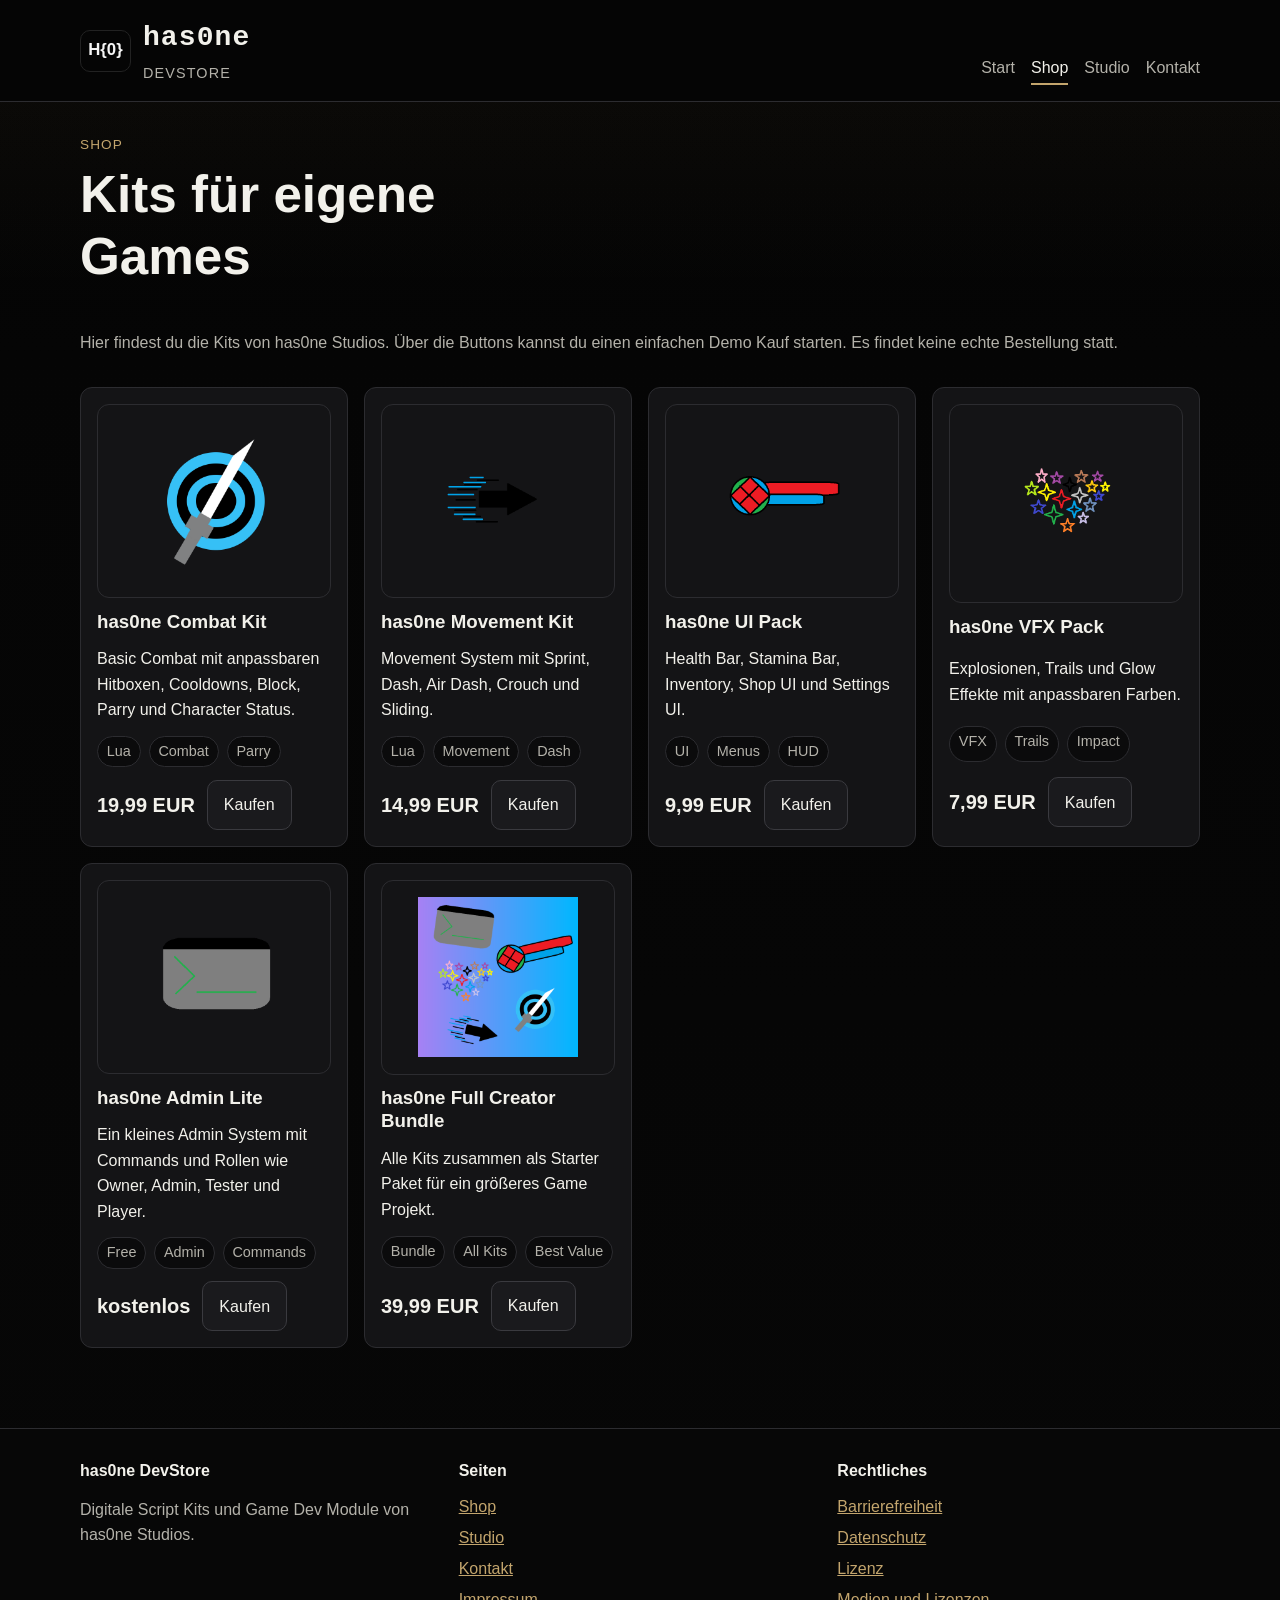
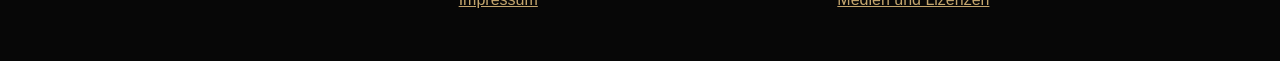
<file: shop.html>
<!DOCTYPE html>
<html lang="de">
<head>
  <meta charset="UTF-8">
  <meta name="viewport" content="width=device-width, initial-scale=1.0">
  <meta name="description" content="Produktübersicht des has0ne DevStore mit digitalen Produkten von has0ne Studios.">
  <title>Shop | has0ne DevStore</title>
  <link rel="stylesheet" href="assets/css/styles.css">
</head>
<body>
  <a class="skip-link" href="#main-content">Zum Inhalt springen</a>

  <header class="site-header">
    <div class="wrap header-row">
      <a class="brand" href="index.html" aria-label="has0ne DevStore Startseite">
        <span class="brand-mark">H{0}</span>
        <span class="brand-text">
          <strong>has0ne</strong>
          <small>DevStore</small>
        </span>
      </a>
      <nav class="site-nav" aria-label="Hauptnavigation">
        <a href="index.html">Start</a>
        <a href="shop.html" aria-current="page">Shop</a>
        <a href="about.html">Studio</a>
        <a href="contact.html">Kontakt</a>
      </nav>
    </div>
  </header>

  <main id="main-content" class="page wrap">
    <section class="hero">
      <p class="eyebrow">Shop</p>
      <h1>Kits für eigene Games</h1>
      <p class="lead">
       Hier findest du die Kits von has0ne Studios. Über die Buttons kannst du einen einfachen Demo Kauf starten. Es findet keine echte Bestellung statt.
      </p>
    </section>

    <section class="section">
      <div class="product-grid">
        <article class="card product-card">
          <div class="media-box">
            <img class="product-image" src="assets/images/Combat.png" alt="Eigene Grafik für das has0ne Combat Kit">
          </div>
          <h3>has0ne Combat Kit</h3>
          <p>Basic Combat mit anpassbaren Hitboxen, Cooldowns, Block, Parry und Character Status.</p>
          <div class="tag-list">
            <span class="tag">Lua</span>
            <span class="tag">Combat</span>
            <span class="tag">Parry</span>
          </div>
          <div class="card-top">
            <span class="price">19,99 EUR</span>
            <a class="button-link" href="buy.html?product=combat">Kaufen</a>
          </div>
        </article>

        <article class="card product-card">
          <div class="media-box">
            <img class="product-image" src="assets/images/Movement.png" alt="Eigene Grafik für das has0ne Movement Kit">
          </div>
          <h3>has0ne Movement Kit</h3>
          <p>Movement System mit Sprint, Dash, Air Dash, Crouch und Sliding.</p>
          <div class="tag-list">
            <span class="tag">Lua</span>
            <span class="tag">Movement</span>
            <span class="tag">Dash</span>
          </div>
          <div class="card-top">
            <span class="price">14,99 EUR</span>
            <a class="button-link" href="buy.html?product=movement">Kaufen</a>
          </div>
        </article>

        <article class="card product-card">
          <div class="media-box">
            <img class="product-image" src="assets/images/UI.png" alt="Eigene Grafik für das has0ne UI Pack">
          </div>
          <h3>has0ne UI Pack</h3>
          <p>Health Bar, Stamina Bar, Inventory, Shop UI und Settings UI.</p>
          <div class="tag-list">
            <span class="tag">UI</span>
            <span class="tag">Menus</span>
            <span class="tag">HUD</span>
          </div>
          <div class="card-top">
            <span class="price">9,99 EUR</span>
            <a class="button-link" href="buy.html?product=ui">Kaufen</a>
          </div>
        </article>

        <article class="card product-card">
          <div class="media-box">
            <img class="product-image" src="assets/images/VFX.png" alt="Eigene Grafik für das has0ne VFX Pack">
          </div>
          <h3>has0ne VFX Pack</h3>
          <p>Explosionen, Trails und Glow Effekte mit anpassbaren Farben.</p>
          <div class="tag-list">
            <span class="tag">VFX</span>
            <span class="tag">Trails</span>
            <span class="tag">Impact</span>
          </div>
          <div class="card-top">
            <span class="price">7,99 EUR</span>
            <a class="button-link" href="buy.html?product=vfx">Kaufen</a>
          </div>
        </article>

        <article class="card product-card">
          <div class="media-box">
            <img class="product-image" src="assets/images/ADMINLITE.png" alt="Eigene Grafik für has0ne Admin Lite">
          </div>
          <h3>has0ne Admin Lite</h3>
          <p>Ein kleines Admin System mit Commands und Rollen wie Owner, Admin, Tester und Player.</p>
          <div class="tag-list">
            <span class="tag">Free</span>
            <span class="tag">Admin</span>
            <span class="tag">Commands</span>
          </div>
          <div class="card-top">
            <span class="price">kostenlos</span>
            <a class="button-link" href="buy.html?product=adminlite">Kaufen</a>
          </div>
        </article>

        <article class="card product-card">
          <div class="media-box">
            <img class="product-image" src="assets/images/Fullpack.png" alt="Eigene Grafik für das has0ne Full Creator Bundle">
          </div>
          <h3>has0ne Full Creator Bundle</h3>
          <p>Alle Kits zusammen als Starter Paket für ein größeres Game Projekt.</p>
          <div class="tag-list">
            <span class="tag">Bundle</span>
            <span class="tag">All Kits</span>
            <span class="tag">Best Value</span>
          </div>
          <div class="card-top">
            <span class="price">39,99 EUR</span>
            <a class="button-link" href="buy.html?product=fullpack">Kaufen</a>
          </div>
        </article>
      </div>
    </section>
  </main>

  <footer class="site-footer">
    <div class="wrap footer-grid">
      <section>
        <h2>has0ne DevStore</h2>
        <p class="muted">Digitale Script Kits und Game Dev Module von has0ne Studios.</p>
      </section>
      <section>
        <h2>Seiten</h2>
        <ul class="footer-links">
          <li><a href="shop.html">Shop</a></li>
          <li><a href="about.html">Studio</a></li>
          <li><a href="contact.html">Kontakt</a></li>
          <li><a href="imprint.html">Impressum</a></li>
        </ul>
      </section>
      <section>
        <h2>Rechtliches</h2>
        <ul class="footer-links">
          <li><a href="accessibility.html">Barrierefreiheit</a></li>
          <li><a href="privacy.html">Datenschutz</a></li>
          <li><a href="software-license.html">Lizenz</a></li>
          <li><a href="media-licenses.html">Medien und Lizenzen</a></li>
        </ul>
      </section>
    </div>
  </footer>

  <p id="site-status" class="status" role="status" aria-live="polite" hidden></p>
  <script src="assets/js/app.js"></script>
</body>
</html>
</file>
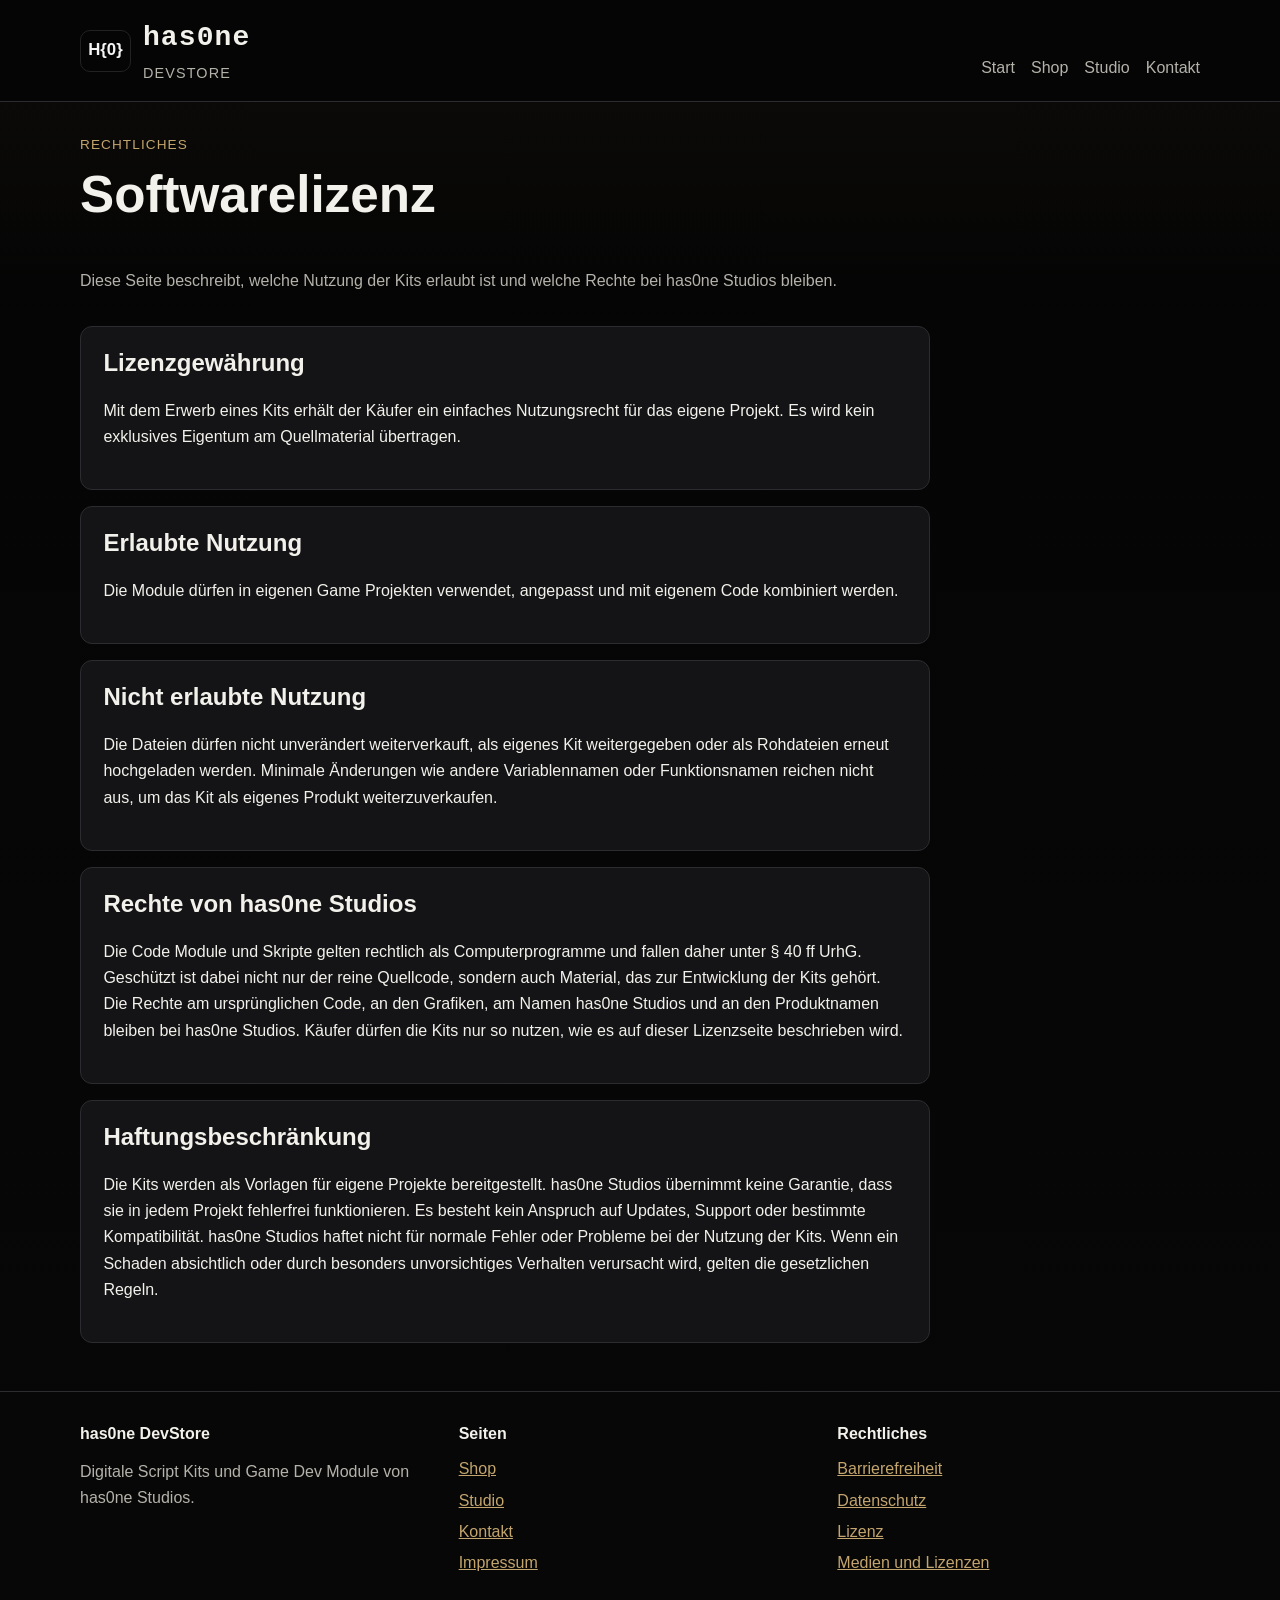
<file: software-license.html>
<!DOCTYPE html>
<html lang="de">
<head>
  <meta charset="UTF-8">
  <meta name="viewport" content="width=device-width, initial-scale=1.0">
  <meta name="description" content="Einfache Softwarelizenz für die Produkte im has0ne DevStore.">
  <title>Softwarelizenz | has0ne DevStore</title>
  <link rel="stylesheet" href="assets/css/styles.css">
</head>
<body>
  <a class="skip-link" href="#main-content">Zum Inhalt springen</a>

  <header class="site-header">
    <div class="wrap header-row">
      <a class="brand" href="index.html" aria-label="has0ne DevStore Startseite">
        <span class="brand-mark">H{0}</span>
        <span class="brand-text">
          <strong>has0ne</strong>
          <small>DevStore</small>
        </span>
      </a>
      <nav class="site-nav" aria-label="Hauptnavigation">
        <a href="index.html">Start</a>
        <a href="shop.html">Shop</a>
        <a href="about.html">Studio</a>
        <a href="contact.html">Kontakt</a>
      </nav>
    </div>
  </header>

  <main id="main-content" class="page wrap">
    <section class="hero">
      <p class="eyebrow">Rechtliches</p>
      <h1>Softwarelizenz</h1>
      <p class="lead">Diese Seite beschreibt, welche Nutzung der Kits erlaubt ist und welche Rechte bei has0ne Studios bleiben.</p>
    </section>

    <section class="section legal-stack">
      <article class="card legal-card">
        <h2>Lizenzgewährung</h2>
        <p>Mit dem Erwerb eines Kits erhält der Käufer ein einfaches Nutzungsrecht für das eigene Projekt. Es wird kein exklusives Eigentum am Quellmaterial übertragen.</p>
      </article>
      <article class="card legal-card">
        <h2>Erlaubte Nutzung</h2>
        <p>Die Module dürfen in eigenen Game Projekten verwendet, angepasst und mit eigenem Code kombiniert werden.</p>
      </article>
      <article class="card legal-card">
        <h2>Nicht erlaubte Nutzung</h2>
        <p>Die Dateien dürfen nicht unverändert weiterverkauft, als eigenes Kit weitergegeben oder als Rohdateien erneut hochgeladen werden. Minimale Änderungen wie andere Variablennamen oder Funktionsnamen reichen nicht aus, um das Kit als eigenes Produkt weiterzuverkaufen.</p>
      </article>
      <article class="card legal-card">
        <h2>Rechte von has0ne Studios</h2>
        <p>Die Code Module und Skripte gelten rechtlich als Computerprogramme und fallen daher unter § 40 ff UrhG. Geschützt ist dabei nicht nur der reine Quellcode, sondern auch Material, das zur Entwicklung der Kits gehört.
          Die Rechte am ursprünglichen Code, an den Grafiken, am Namen has0ne Studios und an den Produktnamen bleiben bei has0ne Studios. Käufer dürfen die Kits nur so nutzen, wie es auf dieser Lizenzseite beschrieben wird.</p>
      </article>
      <article class="card legal-card">
        <h2>Haftungsbeschränkung</h2>
        <p>Die Kits werden als Vorlagen für eigene Projekte bereitgestellt. has0ne Studios übernimmt keine Garantie, dass sie in jedem Projekt fehlerfrei funktionieren. Es besteht kein Anspruch auf Updates, Support oder bestimmte Kompatibilität. has0ne Studios haftet nicht für normale Fehler oder Probleme bei der Nutzung der Kits. Wenn ein Schaden absichtlich oder durch besonders unvorsichtiges Verhalten verursacht wird, gelten die gesetzlichen Regeln.</p>
      </article>
    </section>
  </main>

  <footer class="site-footer">
    <div class="wrap footer-grid">
      <section>
        <h2>has0ne DevStore</h2>
        <p class="muted">Digitale Script Kits und Game Dev Module von has0ne Studios.</p>
      </section>
      <section>
        <h2>Seiten</h2>
        <ul class="footer-links">
          <li><a href="shop.html">Shop</a></li>
          <li><a href="about.html">Studio</a></li>
          <li><a href="contact.html">Kontakt</a></li>
          <li><a href="imprint.html">Impressum</a></li>
        </ul>
      </section>
      <section>
        <h2>Rechtliches</h2>
        <ul class="footer-links">
          <li><a href="accessibility.html">Barrierefreiheit</a></li>
          <li><a href="privacy.html">Datenschutz</a></li>
          <li><a href="software-license.html">Lizenz</a></li>
          <li><a href="media-licenses.html">Medien und Lizenzen</a></li>
        </ul>
      </section>
    </div>
  </footer>

  <p id="site-status" class="status" role="status" aria-live="polite" hidden></p>
  <script src="assets/js/app.js"></script>
</body>
</html>
</file>
<file: assets/css/styles.css>
:root {
  --bg: #050505;
  --bg-soft: #0b0b0c;
  --card: #141416;
  --line: #2c2c30;
  --text: #f2f1eb;
  --muted: #b4b2aa;
  --accent: #c3a56d;
  --focus: #f0d8a3;
  --max-width: 70rem;
  --radius: 12px;
}

*,
*::before,
*::after {
  box-sizing: border-box;
}

html {
  scroll-behavior: smooth;
}

body {
  margin: 0;
  color: var(--text);
  background:
    linear-gradient(180deg, rgba(195, 165, 109, 0.06), transparent 18rem),
    linear-gradient(180deg, #030303, #050505 22rem, #070707);
  font-family: Arial, Helvetica, sans-serif;
  line-height: 1.6;
}

img {
  display: block;
  max-width: 100%;
}

a {
  color: var(--accent);
}

a:hover {
  color: #dbc18d;
}

button,
input,
select,
textarea {
  font: inherit;
}

button {
  cursor: pointer;
}

:focus-visible {
  outline: 3px solid var(--focus);
  outline-offset: 3px;
}

.skip-link {
  position: absolute;
  left: 1rem;
  top: -3rem;
  padding: 0.65rem 0.9rem;
  background: var(--focus);
  color: #16120a;
  border-radius: 8px;
}

.skip-link:focus {
  top: 1rem;
}

.wrap {
  width: min(var(--max-width), calc(100% - 2rem));
  margin: 0 auto;
}

.site-header {
  border-bottom: 1px solid var(--line);
  background: rgba(5, 5, 5, 0.92);
}

.header-row {
  display: flex;
  align-items: end;
  justify-content: space-between;
  gap: 1rem;
  padding: 1rem 0;
  flex-wrap: wrap;
}

.brand {
  color: var(--text);
  text-decoration: none;
  display: inline-flex;
  align-items: center;
  gap: 0.75rem;
}

.brand-text {
  display: inline-flex;
  flex-direction: column;
  gap: 0.1rem;
}

.brand-text strong {
  font-family: Consolas, "Courier New", monospace;
  font-size: 1.75rem;
  font-weight: 700;
  letter-spacing: 0.04em;
}

.brand-text small {
  color: var(--muted);
  font-size: 0.9rem;
  letter-spacing: 0.08em;
  text-transform: uppercase;
}

.brand-mark {
  display: inline-flex;
  align-items: center;
  justify-content: center;
  min-width: 42px;
  min-height: 42px;
  padding: 0.3rem 0.45rem;
  border: 1px solid #222;
  border-radius: 10px;
  background: #050505;
  color: #f5f5f5;
  font-size: 1.05rem;
  font-weight: 800;
  line-height: 1;
  white-space: nowrap;
}

.brand-mark-large {
  min-width: 100%;
  min-height: 220px;
  font-size: clamp(2.5rem, 8vw, 5rem);
  border-radius: 16px;
}

.site-nav {
  display: flex;
  gap: 1rem;
  flex-wrap: wrap;
}

.site-nav a {
  color: var(--muted);
  text-decoration: none;
  padding-bottom: 0.2rem;
  border-bottom: 2px solid transparent;
}

.site-nav a:hover,
.site-nav a[aria-current="page"] {
  color: var(--text);
  border-color: var(--accent);
}

.page {
  padding: 2rem 0 3rem;
}

.hero,
.section {
  margin-bottom: 2rem;
}

.eyebrow {
  margin: 0 0 0.5rem;
  color: var(--accent);
  font-size: 0.85rem;
  letter-spacing: 0.08em;
  text-transform: uppercase;
}

h1,
h2,
h3 {
  line-height: 1.2;
  margin-top: 0;
}

h1 {
  max-width: 14ch;
  font-size: clamp(2rem, 4vw, 3.3rem);
}

.lead,
.muted {
  color: var(--muted);
}

.hero-grid,
.split,
.card-grid,
.product-grid,
.footer-grid,
.legal-grid {
  display: grid;
  gap: 1rem;
}

.hero-grid,
.split {
  grid-template-columns: 1.15fr 0.85fr;
}

.card-grid,
.product-grid,
.footer-grid,
.legal-grid {
  grid-template-columns: repeat(auto-fit, minmax(220px, 1fr));
}

.card-grid {
  align-items: start;
}

.legal-stack {
  display: grid;
  gap: 1rem;
  max-width: 850px;
  margin: 0;
}

.legal-stack .card {
  width: 100%;
}

.legal-stack .legal-card {
  padding: 1.4rem;
}

.legal-stack p,
.legal-stack li {
  font-size: 1rem;
  line-height: 1.65;
}

.card {
  padding: 1rem;
  background: var(--card);
  border: 1px solid var(--line);
  border-radius: var(--radius);
  height: auto;
}

.card,
.legal-card,
.info-card {
  overflow-wrap: anywhere;
  word-break: normal;
}

.legal-card {
  height: auto;
}

.product-card {
  display: grid;
  gap: 0.8rem;
}

.product-card h3,
.product-card p {
  margin: 0;
}

.actions,
.card-top,
.contact-data {
  display: flex;
  gap: 0.75rem;
  flex-wrap: wrap;
  align-items: center;
}

.button,
.button-link {
  display: inline-block;
  border: 1px solid #3a3a3f;
  border-radius: 10px;
  padding: 0.7rem 1rem;
  background: #1a1a1d;
  color: var(--text);
  text-decoration: none;
}

.button:hover,
.button-link:hover {
  background: #222227;
  color: var(--text);
}

.button.secondary,
.button-link.secondary {
  background: transparent;
}

.price {
  font-size: 1.25rem;
  font-weight: 700;
}

.tag-list {
  display: flex;
  gap: 0.5rem;
  flex-wrap: wrap;
}

.tag {
  padding: 0.2rem 0.55rem;
  background: var(--bg-soft);
  border: 1px solid var(--line);
  border-radius: 999px;
  color: var(--muted);
  font-size: 0.9rem;
}

.media-box {
  min-height: 12rem;
  border: 1px solid var(--line);
  border-radius: var(--radius);
  background: transparent;
  padding: 1rem;
}

.product-image {
  width: 100%;
  height: 160px;
  object-fit: contain;
  display: block;
}

.logo-panel-image {
  width: 100%;
  height: 220px;
  object-fit: contain;
  display: block;
}

.logo-card {
  display: grid;
  place-items: center;
}

.buy-box {
  max-width: 32rem;
}

.logo-image {
  width: 42px;
  height: 42px;
  object-fit: contain;
  flex: 0 0 auto;
}

.hero-mark {
  padding: 2rem;
  border: 1px solid #222;
  background: #050505;
  border-radius: 18px;
}

ul,
ol {
  padding-left: 1.2rem;
}

dl {
  margin: 0;
}

dd {
  margin: 0 0 1rem;
  color: var(--muted);
}

table {
  width: 100%;
  max-width: 100%;
  table-layout: fixed;
  border-collapse: collapse;
}

th,
td {
  padding: 0.75rem;
  border-bottom: 1px solid var(--line);
  text-align: left;
  vertical-align: top;
  overflow-wrap: anywhere;
}

th {
  color: var(--text);
}

td {
  color: var(--muted);
}

.table-wrap {
  width: 100%;
  overflow-x: auto;
}

.legal-table {
  width: 100%;
  border-collapse: collapse;
}

.legal-table th,
.legal-table td {
  padding: 0.75rem;
  text-align: left;
  vertical-align: top;
  overflow-wrap: anywhere;
}

.legal-table code {
  white-space: nowrap;
}

.cookie-info {
  margin-top: 1rem;
  padding: 1rem;
  border: 1px solid var(--line);
  border-radius: 12px;
  background: #0b0b0b;
}

.cookie-info p {
  margin: 0 0 0.75rem;
}

.cookie-info p:last-child {
  margin-bottom: 0;
}

.cookie-info code {
  overflow-wrap: anywhere;
}

.cookie-banner {
  position: fixed;
  right: 1rem;
  bottom: 1rem;
  left: 1rem;
  z-index: 20;
  display: flex;
  align-items: center;
  justify-content: space-between;
  gap: 1rem;
  max-width: 48rem;
  margin: 0 auto;
  padding: 1rem;
  background: #0b0b0b;
  border: 1px solid var(--line);
  border-radius: 12px;
  box-shadow: 0 10px 24px rgba(0, 0, 0, 0.35);
}

.cookie-banner[hidden] {
  display: none !important;
}

.cookie-banner p {
  margin: 0;
  color: var(--text);
}

label {
  display: block;
  margin-bottom: 0.35rem;
}

input,
select,
textarea {
  width: 100%;
  padding: 0.75rem;
  color: var(--text);
  background: var(--bg-soft);
  border: 1px solid var(--line);
  border-radius: 10px;
}

textarea {
  min-height: 9rem;
  resize: vertical;
}

.checkbox-row {
  display: flex;
  gap: 0.6rem;
  align-items: start;
}

.checkbox-row input {
  width: auto;
  margin-top: 0.3rem;
}

.site-footer {
  border-top: 1px solid var(--line);
  padding: 2rem 0 3rem;
  background: rgba(7, 7, 7, 0.88);
}

.site-footer h2 {
  font-size: 1rem;
}

.footer-links {
  list-style: none;
  padding: 0;
  margin: 0;
}

.footer-links li + li {
  margin-top: 0.35rem;
}

.status {
  position: fixed;
  right: 1rem;
  bottom: 1rem;
  max-width: 26rem;
  padding: 0.75rem 1rem;
  background: #171719;
  border: 1px solid #3a3a3f;
  border-radius: 10px;
  color: var(--text);
}

@media (prefers-reduced-motion: reduce) {
  html {
    scroll-behavior: auto;
  }
}

@media (max-width: 48rem) {
  .hero-grid,
  .split {
    grid-template-columns: 1fr;
  }

  .header-row {
    align-items: start;
  }

  .cookie-banner {
    flex-direction: column;
    align-items: stretch;
  }
}

.motion-mark {
  display: inline-flex !important;
  align-items: center !important;
  justify-content: center !important;
  gap: 0.03em !important;
  white-space: nowrap !important;
  font-size: clamp(4rem, 12vw, 9rem) !important;
  font-weight: 800 !important;
  line-height: 1 !important;
  color: #f5f5f5 !important;
}

.motion-mark span {
  display: inline-block !important;
  will-change: opacity, transform;
}

.motion-h {
  opacity: 1 !important;
  transform: none !important;
}

.motion-left {
  animation: motionTypeLeft 3.4s linear infinite !important;
}

.motion-zero {
  animation: motionTypeZero 3.4s linear infinite !important;
}

.motion-right {
  animation: motionTypeRight 3.4s linear infinite !important;
}

@keyframes motionTypeLeft {
  0%,
  9% {
    opacity: 0;
    transform: translateX(-0.1em);
  }

  12%,
  82% {
    opacity: 1;
    transform: translateX(0);
  }

  100% {
    opacity: 0;
    transform: translateX(-0.08em);
  }
}

@keyframes motionTypeZero {
  0%,
  21% {
    opacity: 0;
    transform: scale(0.94);
  }

  24%,
  82% {
    opacity: 1;
    transform: scale(1);
  }

  100% {
    opacity: 0;
    transform: scale(0.96);
  }
}

@keyframes motionTypeRight {
  0%,
  33% {
    opacity: 0;
    transform: translateX(0.1em);
  }

  36%,
  82% {
    opacity: 1;
    transform: translateX(0);
  }

  100% {
    opacity: 0;
    transform: translateX(0.08em);
  }
}
</file>
